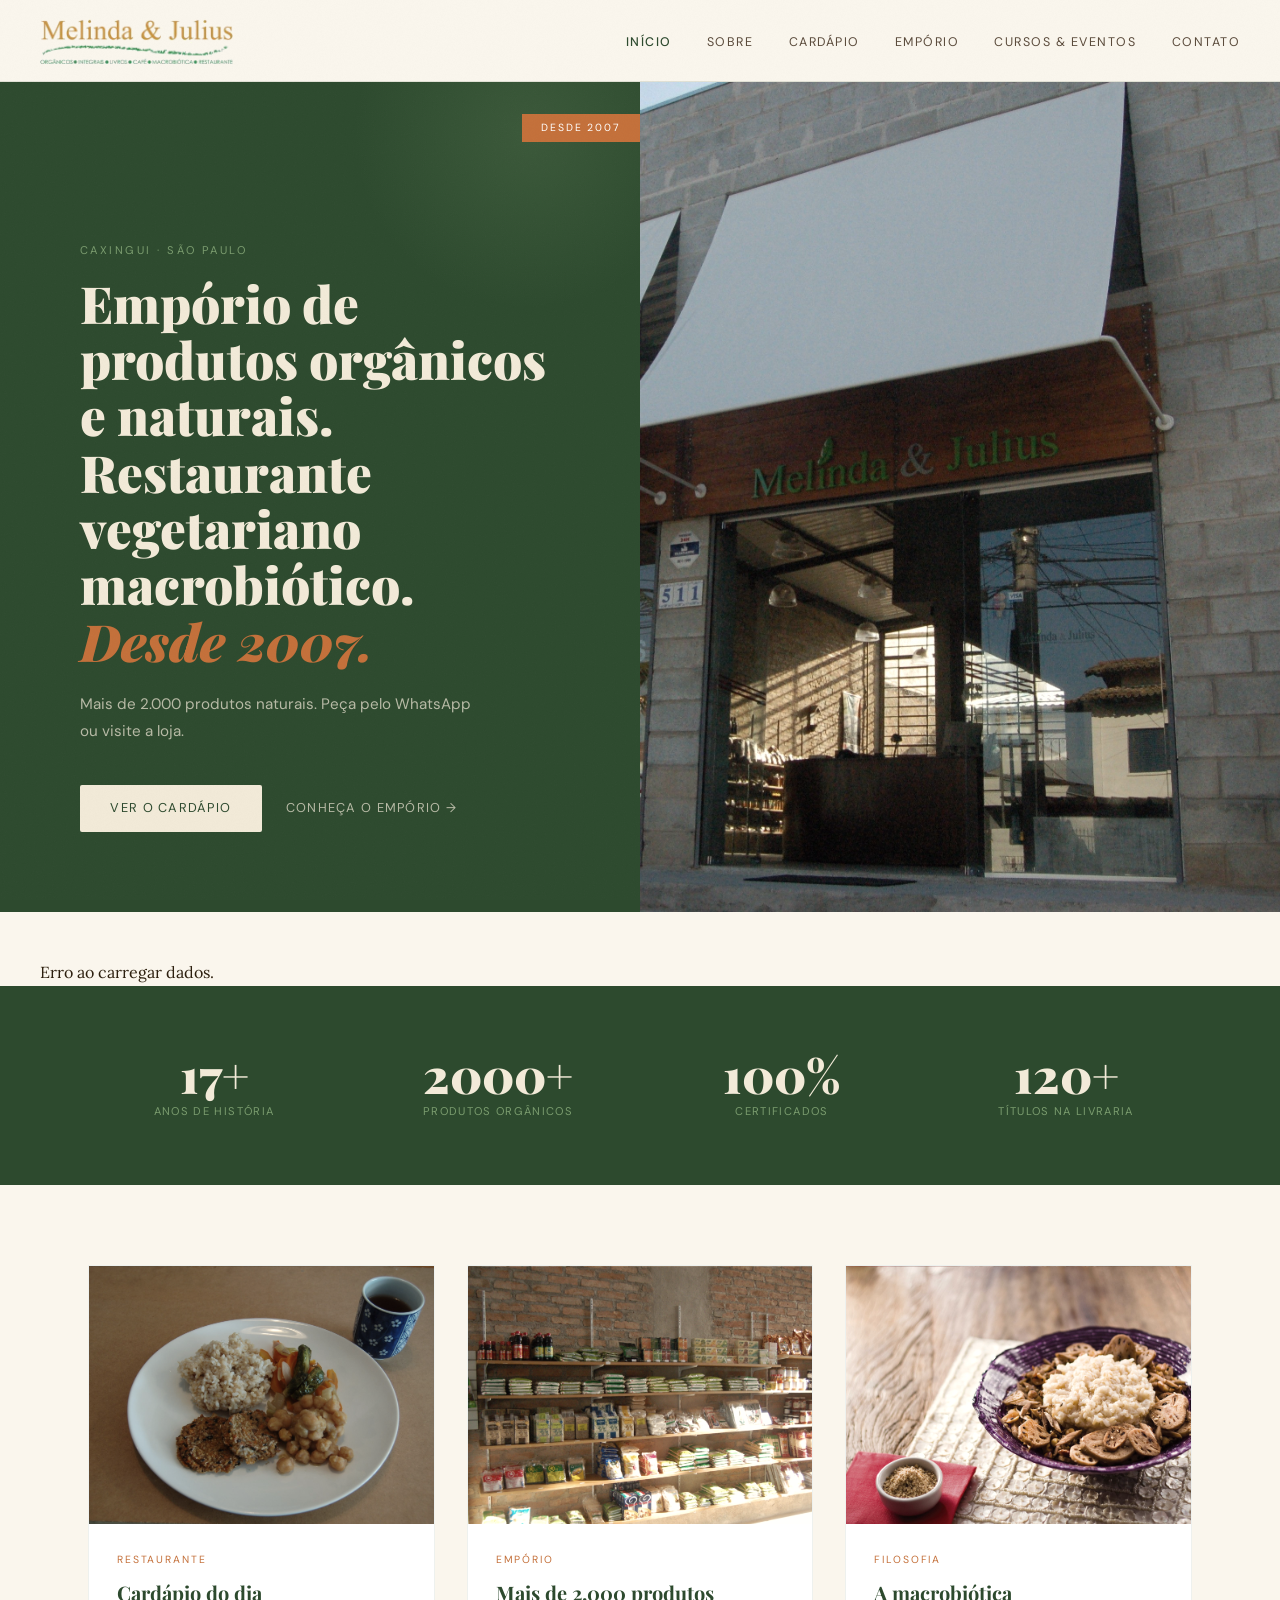
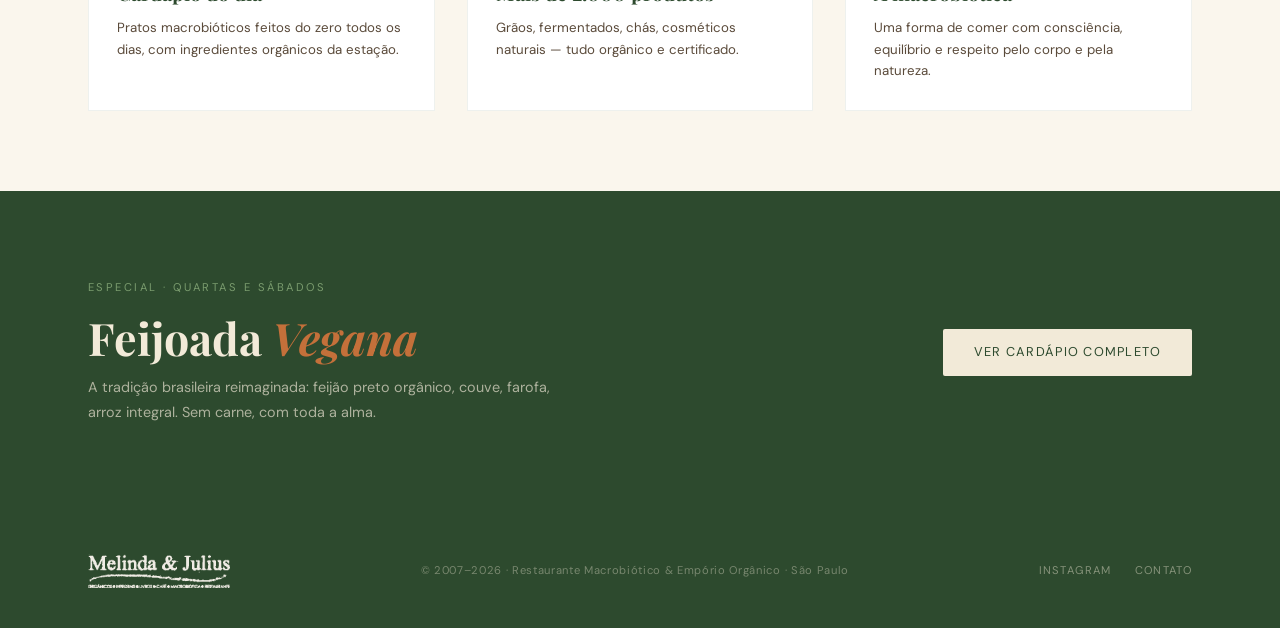
<file: index.html>
<!DOCTYPE html>
<html lang="pt-BR">
<head>
  <meta charset="UTF-8"/>
  <meta name="viewport" content="width=device-width, initial-scale=1.0"/>
  <title>Melinda & Julius — Empório Orgânico e Restaurante Macrobiótico no Morumbi</title>
  <meta name="description" content="Empório orgânico, restaurante macrobiótico e livraria no Caxingui, São Paulo, desde 2007. Mais de 2.000 produtos naturais — peça pelo WhatsApp.">
  <link rel="icon" type="image/png" href="logo.png">
  <link rel="apple-touch-icon" href="logo.png">
  <meta property="og:type" content="website">
  <meta property="og:site_name" content="Melinda &amp; Julius">
  <meta property="og:locale" content="pt_BR">
  <meta property="og:title" content="Melinda & Julius — Empório Orgânico e Restaurante Macrobiótico no Morumbi">
  <meta property="og:description" content="Empório orgânico, restaurante macrobiótico e livraria no Caxingui, São Paulo, desde 2007. Mais de 2.000 produtos naturais — peça pelo WhatsApp.">
  <meta property="og:url" content="https://thewatermouse.github.io/index.html">
  <meta property="og:image" content="https://thewatermouse.github.io/og-card.png">
  <meta name="twitter:card" content="summary">
  <meta name="twitter:title" content="Melinda & Julius — Empório Orgânico e Restaurante Macrobiótico no Morumbi">
  <meta name="twitter:description" content="Empório orgânico, restaurante macrobiótico e livraria no Caxingui, São Paulo, desde 2007. Mais de 2.000 produtos naturais — peça pelo WhatsApp.">
  <meta name="twitter:image" content="https://thewatermouse.github.io/og-card.png">
  <link rel="preconnect" href="https://fonts.googleapis.com"><link rel="preconnect" href="https://fonts.gstatic.com" crossorigin><link href="https://fonts.googleapis.com/css2?family=Playfair+Display:ital,wght@0,400;0,700;0,900;1,400;1,700&family=Lora:ital,wght@0,400;0,500;1,400&family=DM+Sans:wght@300;400;500&display=swap" rel="stylesheet">
  <link rel="stylesheet" href="style.css"/>
  <script>(function(w,d,s,l,i){w[l]=w[l]||[];w[l].push({'gtm.start':
  new Date().getTime(),event:'gtm.js'});var f=d.getElementsByTagName(s)[0],
  j=d.createElement(s),dl=l!='dataLayer'?'&l='+l:'';j.async=true;j.src=
  'https://www.googletagmanager.com/gtm.js?id='+i+dl;f.parentNode.insertBefore(j,f);
  })(window,document,'script','dataLayer','GTM-PMT8HCLV');</script>
  <script type="application/ld+json">
  {
    "@context": "https://schema.org",
    "@type": ["Restaurant","GroceryStore"],
    "name": "Melinda & Julius",
    "description": "Empório de produtos orgânicos e naturais e restaurante vegetariano macrobiótico no Caxingui, São Paulo, desde 2007.",
    "url": "https://thewatermouse.github.io/",
    "logo": "https://thewatermouse.github.io/og-card.png",
    "image": "https://thewatermouse.github.io/og-card.png",
    "telephone": "+5511984760015",
    "foundingDate": "2007",
    "servesCuisine": ["Macrobiótica","Vegetariana","Natural"],
    "priceRange": "$$",
    "address": {
      "@type": "PostalAddress",
      "streetAddress": "Rua Dom Armando Lombardi, 511",
      "addressLocality": "São Paulo",
      "addressRegion": "SP",
      "postalCode": "05616-011",
      "addressCountry": "BR"
    },
    "geo": { "@type": "GeoCoordinates", "latitude": -23.5943, "longitude": -46.7200 },
    "openingHoursSpecification": [
      { "@type": "OpeningHoursSpecification",
        "dayOfWeek": ["Monday","Tuesday","Wednesday","Thursday","Friday","Saturday"],
        "opens": "08:00", "closes": "16:00" }
    ],
    "sameAs": ["https://instagram.com/melindaejulius"]
  }
  </script>
  <link rel="canonical" href="https://thewatermouse.github.io/">
</head>
<body>
  <noscript><iframe src="https://www.googletagmanager.com/ns.html?id=GTM-PMT8HCLV"
  height="0" width="0" style="display:none;visibility:hidden"></iframe></noscript>
  <header class="site-header">
    <div class="container nav-wrap">
      <a href="index.html" class="brand"><img src="logo.png" alt="Melinda &amp; Julius" class="brand-logo"></a>
      <button class="hamburger" aria-label="Menu" onclick="this.classList.toggle('open');document.querySelector('.nav-menu').classList.toggle('open')">
        <span></span><span></span><span></span>
      </button>
      <nav><ul class="nav-menu">
          <li><a href="index.html" class="active">Início</a></li>
          <li><a href="sobre.html">Sobre</a></li>
          <li><a href="cardapio.html">Cardápio</a></li>
          <li><a href="emporio.html">Empório</a></li>
          <li><a href="cursos.html">Cursos &amp; Eventos</a></li>
          <li><a href="contato.html">Contato</a></li>
      </ul></nav>
    </div>
  </header>

<section class="hero">
  <div class="hero-left">
    <div class="hero-since">Desde 2007</div>
    <p class="eyebrow">Caxingui · São Paulo</p>
    <h1 class="hero-title">Empório de produtos orgânicos e naturais.<br>Restaurante vegetariano macrobiótico.<br><em>Desde 2007.</em></h1>
    <p class="hero-desc">Mais de 2.000 produtos naturais. Peça pelo WhatsApp ou visite a loja.</p>
    <div class="hero-actions">
      <a href="cardapio.html" class="btn-primary">Ver o cardápio</a>
      <a href="emporio.html" class="btn-ghost">Conheça o empório →</a>
    </div>
  </div>
  <div class="hero-right">
    <img src="capa.jpg" alt="Prato macrobiótico">
    <div class="hero-right-overlay"></div>
  </div>
</section>

<!-- SHEETS: avisos / destaques do dia gerenciados pela planilha -->
<section class="sheets-section container">
  <div id="content"></div>
</section>

<section class="strip-stats">
  <div class="container strip-grid">
    <div class="strip-stat reveal"><span class="stat-n">17+</span><span class="stat-l">Anos de história</span></div>
    <div class="strip-stat reveal"><span class="stat-n">2000+</span><span class="stat-l">Produtos orgânicos</span></div>
    <div class="strip-stat reveal"><span class="stat-n">100%</span><span class="stat-l">Certificados</span></div>
    <div class="strip-stat reveal"><span class="stat-n">120+</span><span class="stat-l">Títulos na livraria</span></div>
  </div>
</section>

<section class="cards-section">
  <div class="container">
    <div class="cards-grid">
      <a href="cardapio.html" class="card-link reveal">
        <div class="card-img" style="background-image:url('macro1.jpg')"></div>
        <div class="card-body"><span class="card-tag">Restaurante</span><h3>Cardápio do dia</h3><p>Pratos macrobióticos feitos do zero todos os dias, com ingredientes orgânicos da estação.</p></div>
      </a>
      <a href="emporio.html" class="card-link reveal">
        <div class="card-img" style="background-image:url('emporio.jpg')"></div>
        <div class="card-body"><span class="card-tag">Empório</span><h3>Mais de 2.000 produtos</h3><p>Grãos, fermentados, chás, cosméticos naturais — tudo orgânico e certificado.</p></div>
      </a>
      <a href="sobre.html" class="card-link reveal">
        <div class="card-img" style="background-image:url('macro4.jpg')"></div>
        <div class="card-body"><span class="card-tag">Filosofia</span><h3>A macrobiótica</h3><p>Uma forma de comer com consciência, equilíbrio e respeito pelo corpo e pela natureza.</p></div>
      </a>
    </div>
  </div>
</section>

<section class="banner-feijoada">
  <div class="container banner-inner reveal">
    <div>
      <span class="eyebrow" style="color:var(--verde-claro)">Especial · Quartas e Sábados</span>
      <h2>Feijoada <em>Vegana</em></h2>
      <p>A tradição brasileira reimaginada: feijão preto orgânico, couve, farofa, arroz integral. Sem carne, com toda a alma.</p>
    </div>
    <a href="cardapio.html" class="btn-primary">Ver cardápio completo</a>
  </div>
</section>

  <footer class="site-footer">
    <div class="container footer-inner">
      <img src="logo.png" alt="Melinda &amp; Julius" class="footer-logo">
      <p class="footer-copy">© 2007–2026 · Restaurante Macrobiótico &amp; Empório Orgânico · São Paulo</p>
      <div class="footer-links">
        <a href="https://instagram.com/melindaejulius" target="_blank">Instagram</a>
        <a href="contato.html">Contato</a>
      </div>
    </div>
  </footer>
<script>
  const _obs = new IntersectionObserver((entries)=>{
    entries.forEach((e,i)=>{ if(e.isIntersecting){ setTimeout(()=>e.target.classList.add('visible'),i*80); _obs.unobserve(e.target); } });
  },{threshold:0.08,rootMargin:'0px 0px -50px 0px'});
  document.querySelectorAll('.reveal').forEach(el=>_obs.observe(el));
  const _nav=document.querySelector('.site-header');
  window.addEventListener('scroll',()=>{ _nav.style.boxShadow=window.scrollY>20?'0 2px 30px rgba(45,74,46,0.12)':'none'; });
</script>
<script src="script.js"></script>
</body>
</html>
</file>
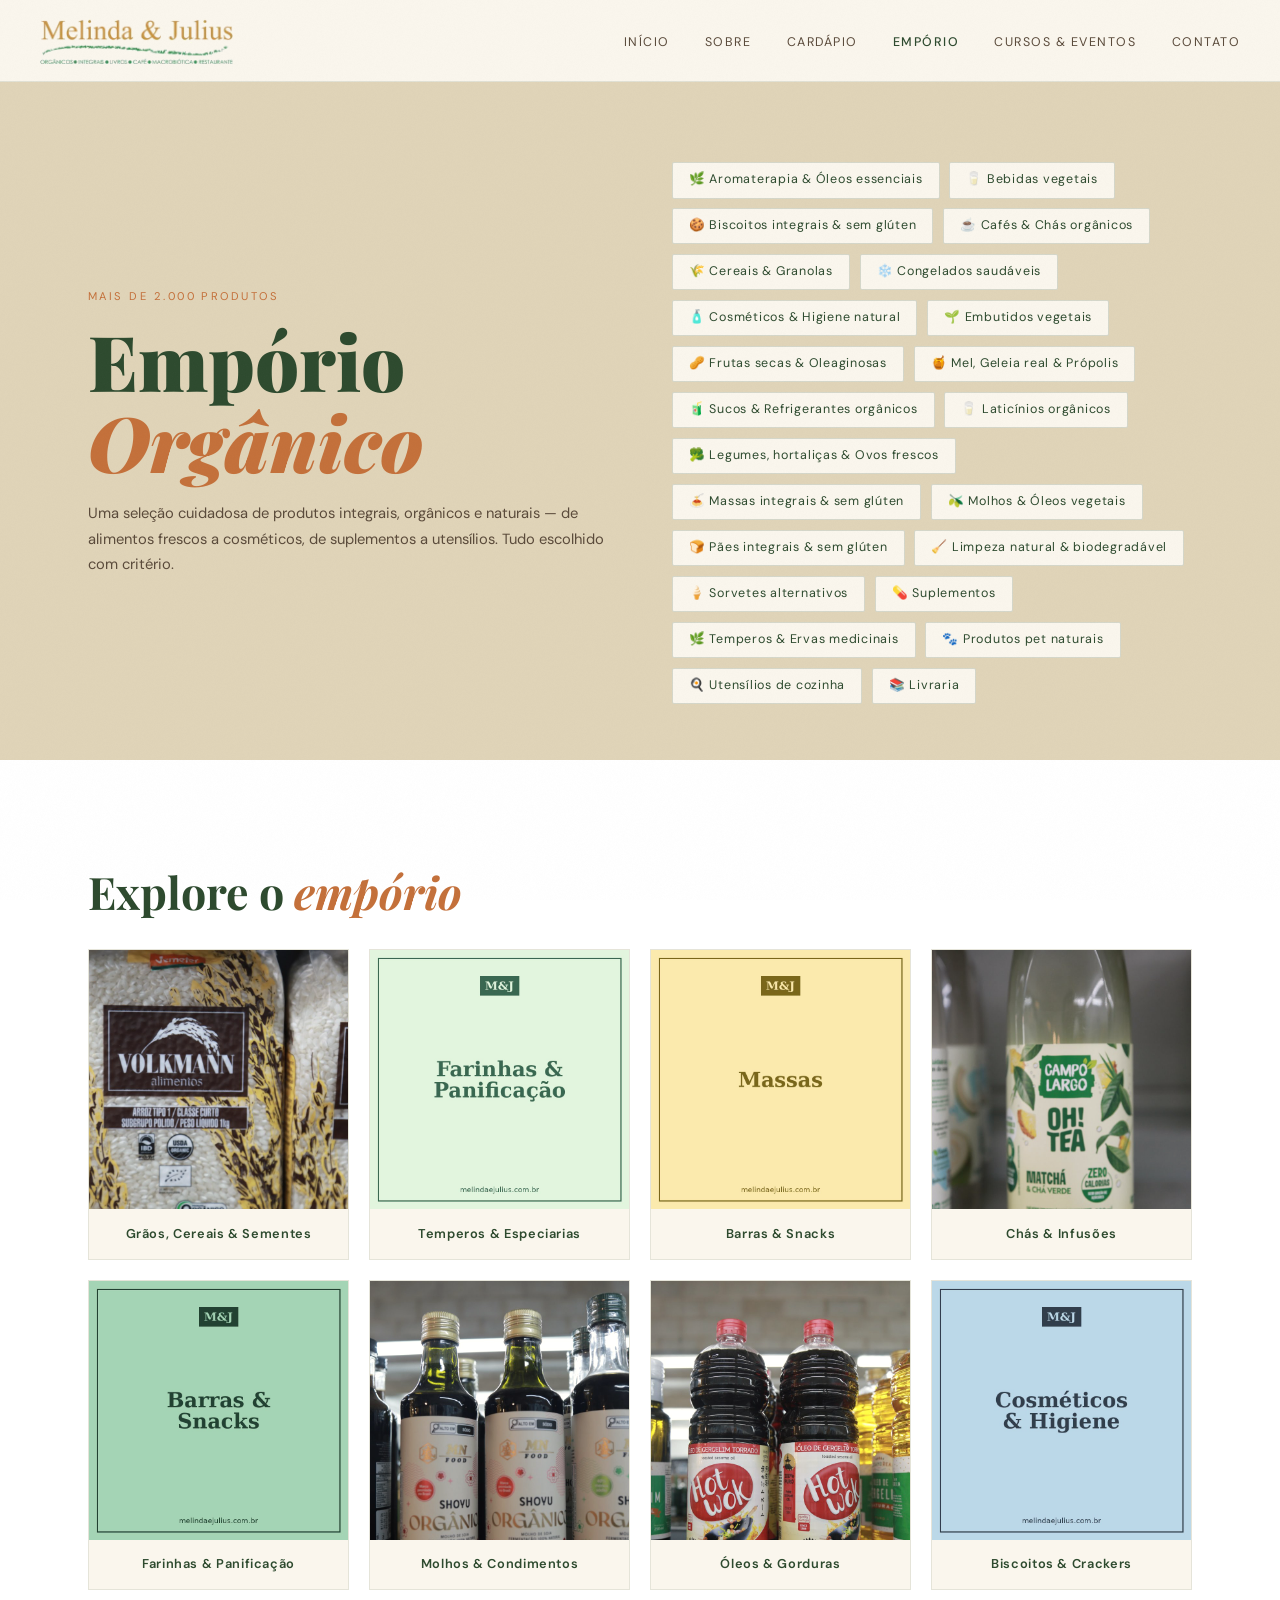
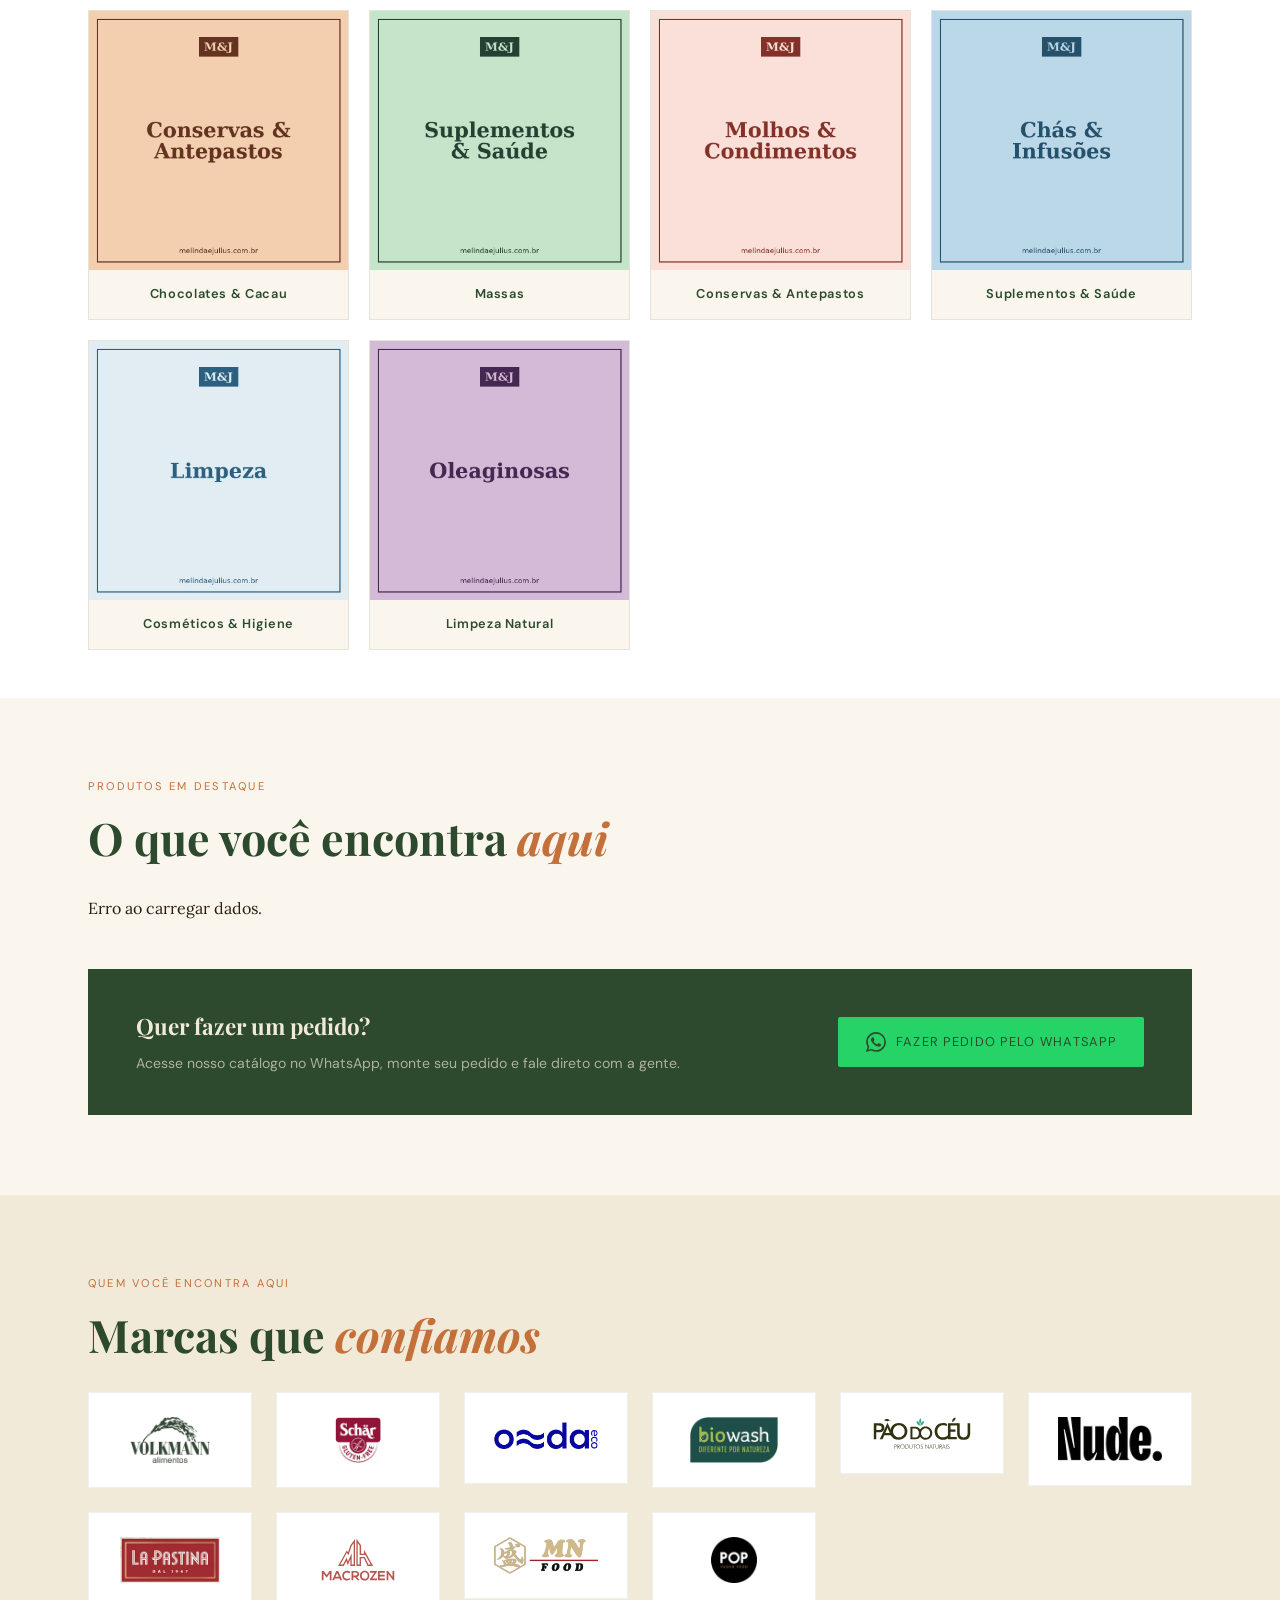
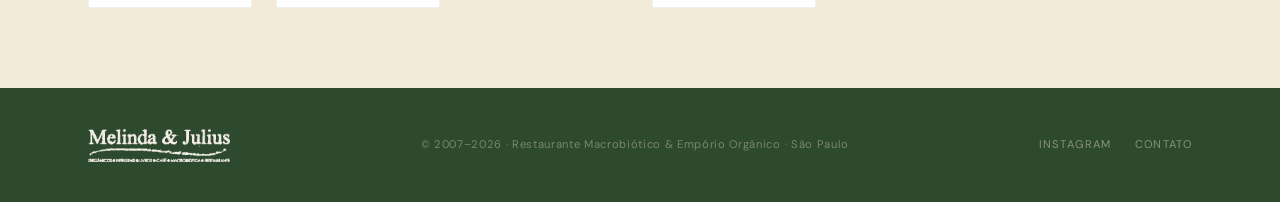
<file: emporio.html>
<!DOCTYPE html>
<html lang="pt-BR">
<head>
  <meta charset="UTF-8"/>
  <meta name="viewport" content="width=device-width, initial-scale=1.0"/>
  <title>Empório — Melinda & Julius</title>
  <meta name="description" content="Mais de 2.000 produtos orgânicos e naturais selecionados a dedo desde 2007. Explore por categoria e peça pelo WhatsApp.">
  <link rel="icon" type="image/png" href="logo.png">
  <link rel="apple-touch-icon" href="logo.png">
  <meta property="og:type" content="website">
  <meta property="og:site_name" content="Melinda &amp; Julius">
  <meta property="og:locale" content="pt_BR">
  <meta property="og:title" content="Empório — Melinda & Julius">
  <meta property="og:description" content="Mais de 2.000 produtos orgânicos e naturais selecionados a dedo desde 2007. Explore por categoria e peça pelo WhatsApp.">
  <meta property="og:url" content="https://thewatermouse.github.io/emporio.html">
  <meta property="og:image" content="https://thewatermouse.github.io/og-card.png">
  <meta name="twitter:card" content="summary">
  <meta name="twitter:title" content="Empório — Melinda & Julius">
  <meta name="twitter:description" content="Mais de 2.000 produtos orgânicos e naturais selecionados a dedo desde 2007. Explore por categoria e peça pelo WhatsApp.">
  <meta name="twitter:image" content="https://thewatermouse.github.io/og-card.png">
  <link rel="preconnect" href="https://fonts.googleapis.com"><link rel="preconnect" href="https://fonts.gstatic.com" crossorigin><link href="https://fonts.googleapis.com/css2?family=Playfair+Display:ital,wght@0,400;0,700;0,900;1,400;1,700&family=Lora:ital,wght@0,400;0,500;1,400&family=DM+Sans:wght@300;400;500&display=swap" rel="stylesheet">
  <link rel="stylesheet" href="style.css"/>
  <script>(function(w,d,s,l,i){w[l]=w[l]||[];w[l].push({'gtm.start':
  new Date().getTime(),event:'gtm.js'});var f=d.getElementsByTagName(s)[0],
  j=d.createElement(s),dl=l!='dataLayer'?'&l='+l:'';j.async=true;j.src=
  'https://www.googletagmanager.com/gtm.js?id='+i+dl;f.parentNode.insertBefore(j,f);
  })(window,document,'script','dataLayer','GTM-PMT8HCLV');</script>
  <link rel="canonical" href="https://thewatermouse.github.io/emporio.html">
</head>
<body>
  <noscript><iframe src="https://www.googletagmanager.com/ns.html?id=GTM-PMT8HCLV"
  height="0" width="0" style="display:none;visibility:hidden"></iframe></noscript>
  <header class="site-header">
    <div class="container nav-wrap">
      <a href="index.html" class="brand"><img src="logo.png" alt="Melinda &amp; Julius" class="brand-logo"></a>
      <button class="hamburger" aria-label="Menu" onclick="this.classList.toggle('open');document.querySelector('.nav-menu').classList.toggle('open')">
        <span></span><span></span><span></span>
      </button>
      <nav><ul class="nav-menu">
          <li><a href="index.html">Início</a></li>
          <li><a href="sobre.html">Sobre</a></li>
          <li><a href="cardapio.html">Cardápio</a></li>
          <li><a href="emporio.html" class="active">Empório</a></li>
          <li><a href="cursos.html">Cursos &amp; Eventos</a></li>
          <li><a href="contato.html">Contato</a></li>
      </ul></nav>
    </div>
  </header>

<div class="page-header page-header--bege">
  <div class="container emporio-header-grid">
    <div>
      <p class="eyebrow" style="color:var(--terracota)">Mais de 2.000 produtos</p>
      <h1 style="color:var(--verde-escuro)">Empório <em>Orgânico</em></h1>
      <p class="header-sub" style="color:var(--cinza-texto)">Uma seleção cuidadosa de produtos integrais, orgânicos e naturais — de alimentos frescos a cosméticos, de suplementos a utensílios. Tudo escolhido com critério.</p>
    </div>
    <div class="cats-bar reveal">
      <span>🌿 Aromaterapia &amp; Óleos essenciais</span>
      <span>🥛 Bebidas vegetais</span>
      <span>🍪 Biscoitos integrais &amp; sem glúten</span>
      <span>☕ Cafés &amp; Chás orgânicos</span>
      <span>🌾 Cereais &amp; Granolas</span>
      <span>❄️ Congelados saudáveis</span>
      <span>🧴 Cosméticos &amp; Higiene natural</span>
      <span>🌱 Embutidos vegetais</span>
      <span>🥜 Frutas secas &amp; Oleaginosas</span>
      <span>🍯 Mel, Geleia real &amp; Própolis</span>
      <span>🧃 Sucos &amp; Refrigerantes orgânicos</span>
      <span>🥛 Laticínios orgânicos</span>
      <span>🥦 Legumes, hortaliças &amp; Ovos frescos</span>
      <span>🍝 Massas integrais &amp; sem glúten</span>
      <span>🫒 Molhos &amp; Óleos vegetais</span>
      <span>🍞 Pães integrais &amp; sem glúten</span>
      <span>🧹 Limpeza natural &amp; biodegradável</span>
      <span>🍦 Sorvetes alternativos</span>
      <span>💊 Suplementos</span>
      <span>🌿 Temperos &amp; Ervas medicinais</span>
      <span>🐾 Produtos pet naturais</span>
      <span>🍳 Utensílios de cozinha</span>
      <span>📚 Livraria</span>
    </div>
  </div>
</div>

<!-- SEÇÕES DO EMPÓRIO: grid visual das categorias do catálogo -->
<section class="emporio-cats-section">
  <div class="container">
    <p class="section-label reveal">Nossas seções</p>
    <h2 class="section-title reveal">Explore o <em>empório</em></h2>
    <div class="emporio-cats-grid reveal">
      <a class="emporio-cat" href="https://wa.me/c/5511984760015" target="_blank"><div class="emporio-cat-img" style="background-image:url('graos_cereais_sementes.jpg')"></div><span>Grãos, Cereais &amp; Sementes</span></a>
      <a class="emporio-cat" href="https://wa.me/c/5511984760015" target="_blank"><div class="emporio-cat-img" style="background-image:url('temperos_especiarias.jpg')"></div><span>Temperos &amp; Especiarias</span></a>
      <a class="emporio-cat" href="https://wa.me/c/5511984760015" target="_blank"><div class="emporio-cat-img" style="background-image:url('barras_snacks.jpg')"></div><span>Barras &amp; Snacks</span></a>
      <a class="emporio-cat" href="https://wa.me/c/5511984760015" target="_blank"><div class="emporio-cat-img" style="background-image:url('chas_infusoes.jpg')"></div><span>Chás &amp; Infusões</span></a>
      <a class="emporio-cat" href="https://wa.me/c/5511984760015" target="_blank"><div class="emporio-cat-img" style="background-image:url('farinhas_panificacao.jpg')"></div><span>Farinhas &amp; Panificação</span></a>
      <a class="emporio-cat" href="https://wa.me/c/5511984760015" target="_blank"><div class="emporio-cat-img" style="background-image:url('molhos_condimentos.jpg')"></div><span>Molhos &amp; Condimentos</span></a>
      <a class="emporio-cat" href="https://wa.me/c/5511984760015" target="_blank"><div class="emporio-cat-img" style="background-image:url('oleos_gorduras.jpg')"></div><span>Óleos &amp; Gorduras</span></a>
      <a class="emporio-cat" href="https://wa.me/c/5511984760015" target="_blank"><div class="emporio-cat-img" style="background-image:url('biscoitos_crackers.jpg')"></div><span>Biscoitos &amp; Crackers</span></a>
      <a class="emporio-cat" href="https://wa.me/c/5511984760015" target="_blank"><div class="emporio-cat-img" style="background-image:url('chocolates_cacau.jpg')"></div><span>Chocolates &amp; Cacau</span></a>
      <a class="emporio-cat" href="https://wa.me/c/5511984760015" target="_blank"><div class="emporio-cat-img" style="background-image:url('massas.jpg')"></div><span>Massas</span></a>
      <a class="emporio-cat" href="https://wa.me/c/5511984760015" target="_blank"><div class="emporio-cat-img" style="background-image:url('conservas_antepastos.jpg')"></div><span>Conservas &amp; Antepastos</span></a>
      <a class="emporio-cat" href="https://wa.me/c/5511984760015" target="_blank"><div class="emporio-cat-img" style="background-image:url('suplementos_saude.jpg')"></div><span>Suplementos &amp; Saúde</span></a>
      <a class="emporio-cat" href="https://wa.me/c/5511984760015" target="_blank"><div class="emporio-cat-img" style="background-image:url('cosmeticos_higiene.jpg')"></div><span>Cosméticos &amp; Higiene</span></a>
      <a class="emporio-cat" href="https://wa.me/c/5511984760015" target="_blank"><div class="emporio-cat-img" style="background-image:url('limpeza.jpg')"></div><span>Limpeza Natural</span></a>
    </div>
  </div>
</section>

<section class="emporio-section">
  <div class="container">
    <p class="section-label reveal">Produtos em destaque</p>
    <h2 class="section-title reveal">O que você encontra <em>aqui</em></h2>
    <!-- SHEETS: produtos gerenciados pela planilha (renderEmporio injeta .emporio-grid) -->
    <div id="content"></div>

    <div class="pedido-whatsapp reveal">
      <div class="pedido-whatsapp-text">
        <h3>Quer fazer um pedido?</h3>
        <p>Acesse nosso catálogo no WhatsApp, monte seu pedido e fale direto com a gente.</p>
      </div>
      <a href="https://wa.me/5511984760015?text=Ol%C3%A1!%20Gostaria%20de%20fazer%20um%20pedido%20pelo%20cat%C3%A1logo%20do%20emp%C3%B3rio%20%F0%9F%8C%BF" target="_blank" class="btn-whatsapp">
        <svg width="20" height="20" viewBox="0 0 24 24" fill="currentColor"><path d="M17.472 14.382c-.297-.149-1.758-.867-2.03-.967-.273-.099-.471-.148-.67.15-.197.297-.767.966-.94 1.164-.173.199-.347.223-.644.075-.297-.15-1.255-.463-2.39-1.475-.883-.788-1.48-1.761-1.653-2.059-.173-.297-.018-.458.13-.606.134-.133.298-.347.446-.52.149-.174.198-.298.298-.497.099-.198.05-.371-.025-.52-.075-.149-.669-1.612-.916-2.207-.242-.579-.487-.5-.669-.51-.173-.008-.371-.01-.57-.01-.198 0-.52.074-.792.372-.272.297-1.04 1.016-1.04 2.479 0 1.462 1.065 2.875 1.213 3.074.149.198 2.096 3.2 5.077 4.487.709.306 1.262.489 1.694.625.712.227 1.36.195 1.871.118.571-.085 1.758-.719 2.006-1.413.248-.694.248-1.289.173-1.413-.074-.124-.272-.198-.57-.347m-5.421 7.403h-.004a9.87 9.87 0 01-5.031-1.378l-.361-.214-3.741.982.998-3.648-.235-.374a9.86 9.86 0 01-1.51-5.26c.001-5.45 4.436-9.884 9.888-9.884 2.64 0 5.122 1.03 6.988 2.898a9.825 9.825 0 012.893 6.994c-.003 5.45-4.437 9.884-9.885 9.884m8.413-18.297A11.815 11.815 0 0012.05 0C5.495 0 .16 5.335.157 11.892c0 2.096.547 4.142 1.588 5.945L.057 24l6.305-1.654a11.882 11.882 0 005.683 1.448h.005c6.554 0 11.89-5.335 11.893-11.893a11.821 11.821 0 00-3.48-8.413Z"/></svg>
        Fazer pedido pelo WhatsApp
      </a>
    </div>
  </div>
</section>

<!-- MARCAS -->
<section class="marcas-section">
  <div class="container">
    <p class="section-label reveal">Quem você encontra aqui</p>
    <h2 class="section-title reveal">Marcas que <em>confiamos</em></h2>
    <div class="marcas-grid reveal">
      <div class="marca-item">
        <img loading="lazy" src="marcas/volkmann.png" alt="Volkmann" onerror="this.style.display='none';this.nextElementSibling.style.display='flex'">
        <span class="marca-nome-fallback">Volkmann</span>
      </div>
      <div class="marca-item">
        <img loading="lazy" src="marcas/schar.png" alt="Schär" onerror="this.style.display='none';this.nextElementSibling.style.display='flex'">
        <span class="marca-nome-fallback">Schär</span>
      </div>
      <div class="marca-item">
        <img loading="lazy" src="marcas/onda.svg" alt="Onda" onerror="this.style.display='none';this.nextElementSibling.style.display='flex'">
        <span class="marca-nome-fallback">Onda</span>
      </div>
      <div class="marca-item">
        <img loading="lazy" src="marcas/biowash.png" alt="BioWash" onerror="this.style.display='none';this.nextElementSibling.style.display='flex'">
        <span class="marca-nome-fallback">BioWash</span>
      </div>
      <div class="marca-item">
        <img loading="lazy" src="marcas/pao-do-ceu.svg" alt="Pão do Céu" onerror="this.style.display='none';this.nextElementSibling.style.display='flex'">
        <span class="marca-nome-fallback">Pão do Céu</span>
      </div>
      <div class="marca-item">
        <img loading="lazy" src="marcas/nude.png" alt="Nude" onerror="this.style.display='none';this.nextElementSibling.style.display='flex'">
        <span class="marca-nome-fallback">Nude</span>
      </div>
      <div class="marca-item">
        <img loading="lazy" src="marcas/la-pastina.png" alt="La Pastina" onerror="this.style.display='none';this.nextElementSibling.style.display='flex'">
        <span class="marca-nome-fallback">La Pastina</span>
      </div>
      <div class="marca-item">
        <img loading="lazy" src="marcas/macrozen.svg" alt="Macrozen" onerror="this.style.display='none';this.nextElementSibling.style.display='flex'">
        <span class="marca-nome-fallback">Macrozen</span>
      </div>
      <div class="marca-item">
        <img loading="lazy" src="marcas/mn-food.webp" alt="MN Food" onerror="this.style.display='none';this.nextElementSibling.style.display='flex'">
        <span class="marca-nome-fallback">MN Food</span>
      </div>
      <div class="marca-item">
        <img loading="lazy" src="marcas/pop-vegan.png" alt="Pop Vegan" onerror="this.style.display='none';this.nextElementSibling.style.display='flex'">
        <span class="marca-nome-fallback">Pop Vegan</span>
      </div>
    </div>
  </div>
</section>

  <footer class="site-footer">
    <div class="container footer-inner">
      <img src="logo.png" alt="Melinda &amp; Julius" class="footer-logo">
      <p class="footer-copy">© 2007–2026 · Restaurante Macrobiótico &amp; Empório Orgânico · São Paulo</p>
      <div class="footer-links">
        <a href="https://instagram.com/melindaejulius" target="_blank">Instagram</a>
        <a href="contato.html">Contato</a>
      </div>
    </div>
  </footer>
<script>
  const _obs = new IntersectionObserver((entries)=>{
    entries.forEach((e,i)=>{ if(e.isIntersecting){ setTimeout(()=>e.target.classList.add('visible'),i*80); _obs.unobserve(e.target); } });
  },{threshold:0.08,rootMargin:'0px 0px -50px 0px'});
  document.querySelectorAll('.reveal').forEach(el=>_obs.observe(el));
  const _nav=document.querySelector('.site-header');
  window.addEventListener('scroll',()=>{ _nav.style.boxShadow=window.scrollY>20?'0 2px 30px rgba(45,74,46,0.12)':'none'; });
</script>
<script src="script.js"></script>
</body>
</html>
</file>
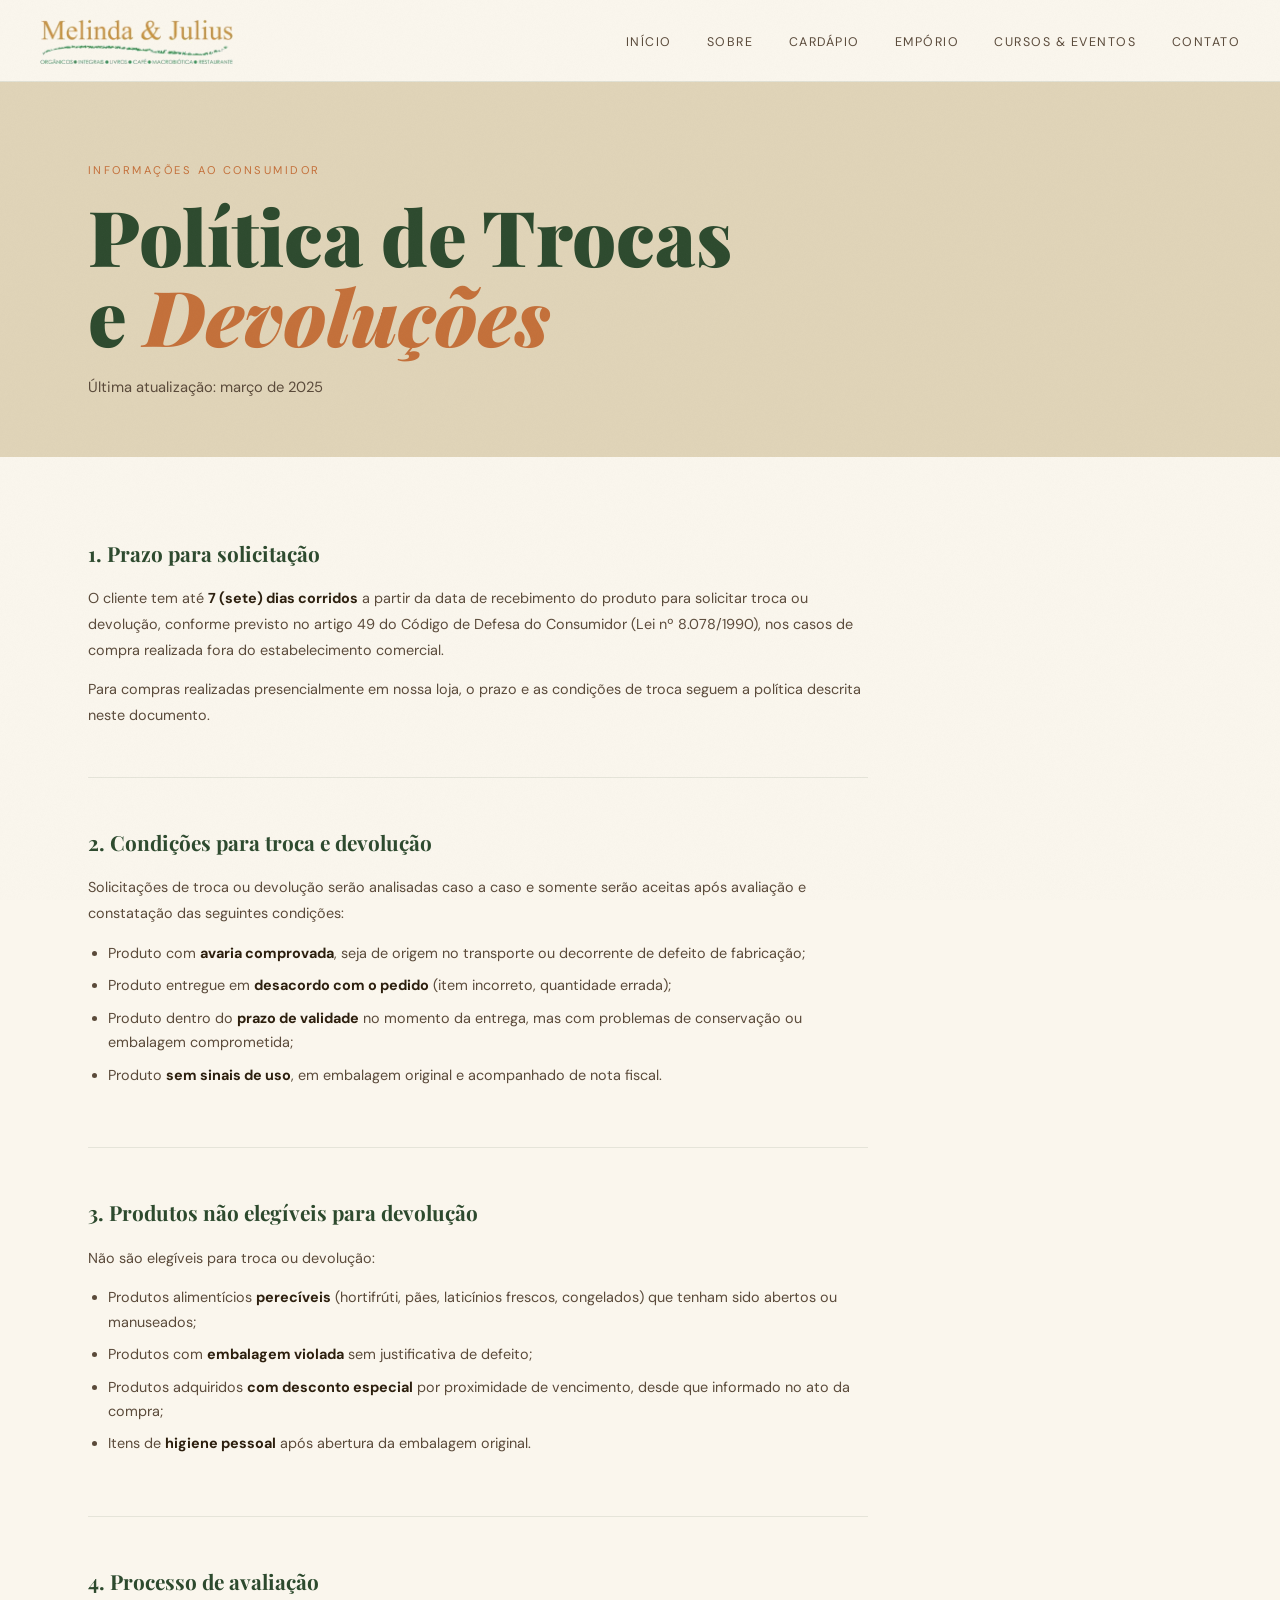
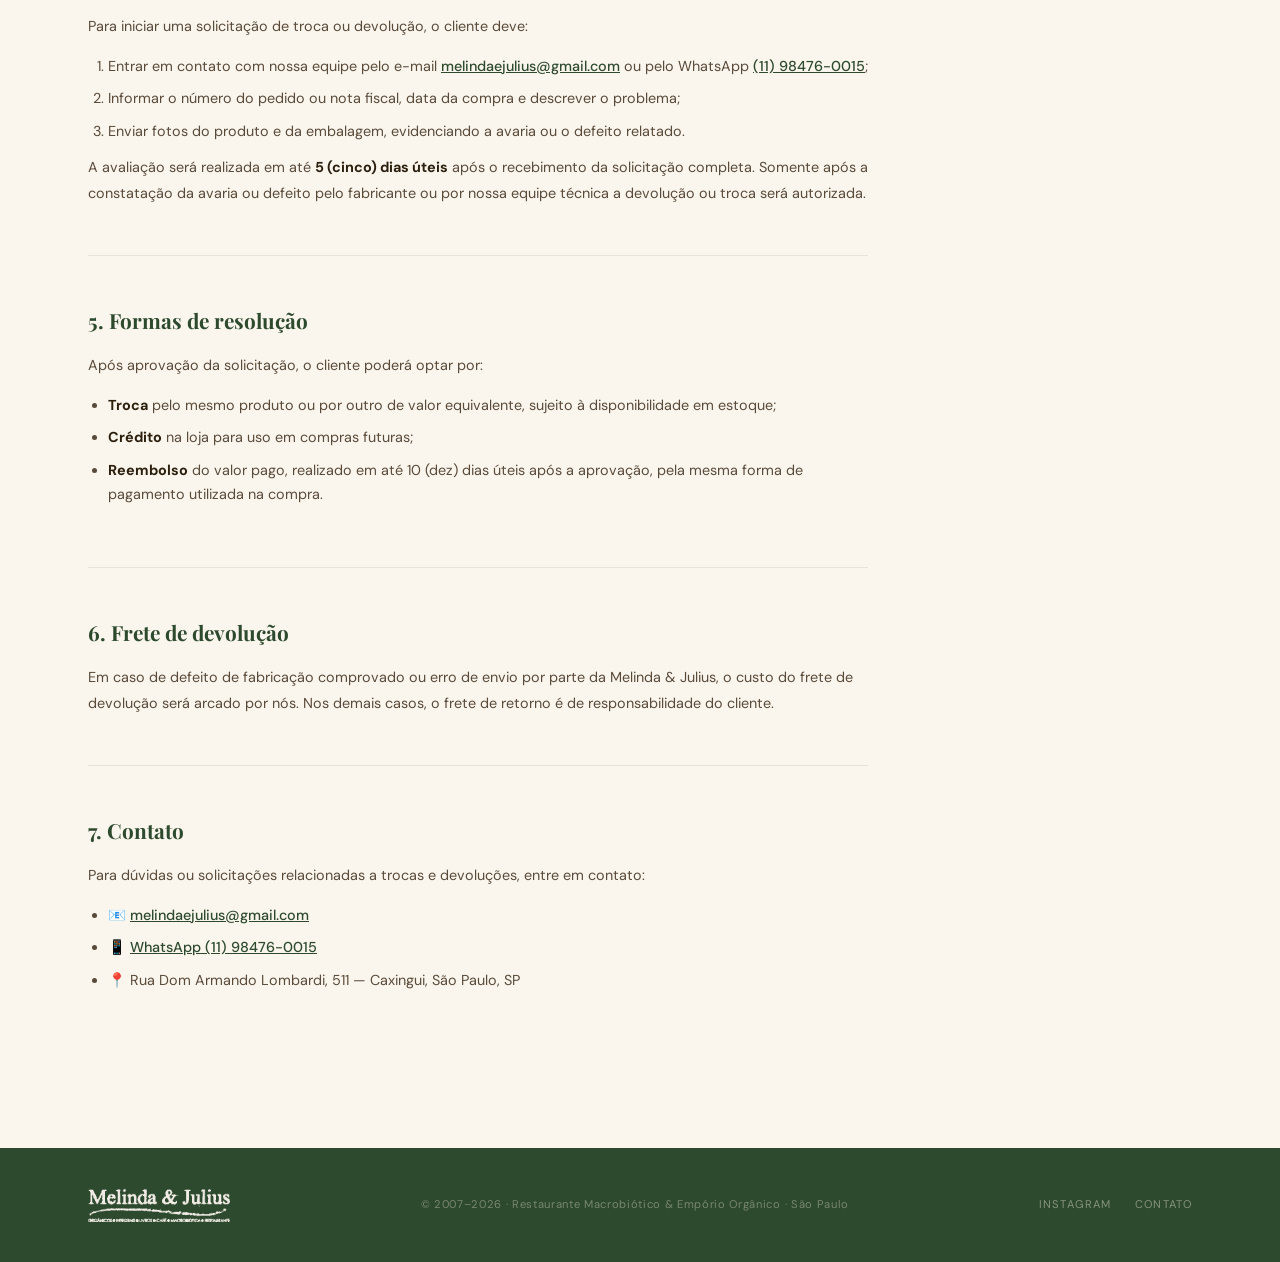
<file: politica-devolucao.html>
<!DOCTYPE html>
<html lang="pt-BR">
<head>
  <meta charset="UTF-8"/>
  <meta name="viewport" content="width=device-width, initial-scale=1.0"/>
  <title>Política de Trocas e Devoluções — Melinda &amp; Julius</title>
  <meta name="description" content="Política de trocas e devoluções do Melinda &amp; Julius.">
  <link rel="icon" type="image/png" href="logo.png">
  <link rel="apple-touch-icon" href="logo.png">
  <meta property="og:type" content="website">
  <meta property="og:site_name" content="Melinda &amp; Julius">
  <meta property="og:locale" content="pt_BR">
  <meta property="og:title" content="Política de Trocas e Devoluções — Melinda &amp; Julius">
  <meta property="og:description" content="Política de trocas e devoluções do Melinda &amp; Julius.">
  <meta property="og:url" content="https://thewatermouse.github.io/politica-devolucao.html">
  <meta property="og:image" content="https://thewatermouse.github.io/og-card.png">
  <meta name="twitter:card" content="summary">
  <meta name="twitter:title" content="Política de Trocas e Devoluções — Melinda &amp; Julius">
  <meta name="twitter:description" content="Política de trocas e devoluções do Melinda &amp; Julius.">
  <meta name="twitter:image" content="https://thewatermouse.github.io/og-card.png">
  <meta name="robots" content="noindex, follow"/>
  <link rel="preconnect" href="https://fonts.googleapis.com"><link rel="preconnect" href="https://fonts.gstatic.com" crossorigin><link href="https://fonts.googleapis.com/css2?family=Playfair+Display:ital,wght@0,400;0,700;0,900;1,400;1,700&family=Lora:ital,wght@0,400;0,500;1,400&family=DM+Sans:wght@300;400;500&display=swap" rel="stylesheet">
  <link rel="stylesheet" href="style.css"/>
  <script>(function(w,d,s,l,i){w[l]=w[l]||[];w[l].push({'gtm.start':
  new Date().getTime(),event:'gtm.js'});var f=d.getElementsByTagName(s)[0],
  j=d.createElement(s),dl=l!='dataLayer'?'&l='+l:'';j.async=true;j.src=
  'https://www.googletagmanager.com/gtm.js?id='+i+dl;f.parentNode.insertBefore(j,f);
  })(window,document,'script','dataLayer','GTM-PMT8HCLV');</script>
  <link rel="canonical" href="https://thewatermouse.github.io/politica-devolucao.html">
</head>
<body>
  <noscript><iframe src="https://www.googletagmanager.com/ns.html?id=GTM-PMT8HCLV"
  height="0" width="0" style="display:none;visibility:hidden"></iframe></noscript>

  <header class="site-header">
    <div class="container nav-wrap">
      <a href="index.html" class="brand"><img src="logo.png" alt="Melinda &amp; Julius" class="brand-logo"></a>
      <button class="hamburger" aria-label="Menu" onclick="this.classList.toggle('open');document.querySelector('.nav-menu').classList.toggle('open')">
        <span></span><span></span><span></span>
      </button>
      <nav><ul class="nav-menu">
          <li><a href="index.html">Início</a></li>
          <li><a href="sobre.html">Sobre</a></li>
          <li><a href="cardapio.html">Cardápio</a></li>
          <li><a href="emporio.html">Empório</a></li>
          <li><a href="cursos.html">Cursos &amp; Eventos</a></li>
          <li><a href="contato.html">Contato</a></li>
      </ul></nav>
    </div>
  </header>

<div class="page-header page-header--bege">
  <div class="container">
    <p class="eyebrow" style="color:var(--terracota)">Informações ao consumidor</p>
    <h1 style="color:var(--verde-escuro)">Política de Trocas<br>e <em>Devoluções</em></h1>
    <p class="header-sub" style="color:var(--cinza-texto)">Última atualização: março de 2025</p>
  </div>
</div>

<section class="politica-section">
  <div class="container">
    <div class="politica-content">

      <div class="politica-bloco">
        <h2>1. Prazo para solicitação</h2>
        <p>O cliente tem até <strong>7 (sete) dias corridos</strong> a partir da data de recebimento do produto para solicitar troca ou devolução, conforme previsto no artigo 49 do Código de Defesa do Consumidor (Lei nº 8.078/1990), nos casos de compra realizada fora do estabelecimento comercial.</p>
        <p>Para compras realizadas presencialmente em nossa loja, o prazo e as condições de troca seguem a política descrita neste documento.</p>
      </div>

      <div class="politica-bloco">
        <h2>2. Condições para troca e devolução</h2>
        <p>Solicitações de troca ou devolução serão analisadas caso a caso e somente serão aceitas após avaliação e constatação das seguintes condições:</p>
        <ul>
          <li>Produto com <strong>avaria comprovada</strong>, seja de origem no transporte ou decorrente de defeito de fabricação;</li>
          <li>Produto entregue em <strong>desacordo com o pedido</strong> (item incorreto, quantidade errada);</li>
          <li>Produto dentro do <strong>prazo de validade</strong> no momento da entrega, mas com problemas de conservação ou embalagem comprometida;</li>
          <li>Produto <strong>sem sinais de uso</strong>, em embalagem original e acompanhado de nota fiscal.</li>
        </ul>
      </div>

      <div class="politica-bloco">
        <h2>3. Produtos não elegíveis para devolução</h2>
        <p>Não são elegíveis para troca ou devolução:</p>
        <ul>
          <li>Produtos alimentícios <strong>perecíveis</strong> (hortifrúti, pães, laticínios frescos, congelados) que tenham sido abertos ou manuseados;</li>
          <li>Produtos com <strong>embalagem violada</strong> sem justificativa de defeito;</li>
          <li>Produtos adquiridos <strong>com desconto especial</strong> por proximidade de vencimento, desde que informado no ato da compra;</li>
          <li>Itens de <strong>higiene pessoal</strong> após abertura da embalagem original.</li>
        </ul>
      </div>

      <div class="politica-bloco">
        <h2>4. Processo de avaliação</h2>
        <p>Para iniciar uma solicitação de troca ou devolução, o cliente deve:</p>
        <ol>
          <li>Entrar em contato com nossa equipe pelo e-mail <a href="mailto:melindaejulius@gmail.com">melindaejulius@gmail.com</a> ou pelo WhatsApp <a href="https://wa.me/5511984760015">(11) 98476-0015</a>;</li>
          <li>Informar o número do pedido ou nota fiscal, data da compra e descrever o problema;</li>
          <li>Enviar fotos do produto e da embalagem, evidenciando a avaria ou o defeito relatado.</li>
        </ol>
        <p>A avaliação será realizada em até <strong>5 (cinco) dias úteis</strong> após o recebimento da solicitação completa. Somente após a constatação da avaria ou defeito pelo fabricante ou por nossa equipe técnica a devolução ou troca será autorizada.</p>
      </div>

      <div class="politica-bloco">
        <h2>5. Formas de resolução</h2>
        <p>Após aprovação da solicitação, o cliente poderá optar por:</p>
        <ul>
          <li><strong>Troca</strong> pelo mesmo produto ou por outro de valor equivalente, sujeito à disponibilidade em estoque;</li>
          <li><strong>Crédito</strong> na loja para uso em compras futuras;</li>
          <li><strong>Reembolso</strong> do valor pago, realizado em até 10 (dez) dias úteis após a aprovação, pela mesma forma de pagamento utilizada na compra.</li>
        </ul>
      </div>

      <div class="politica-bloco">
        <h2>6. Frete de devolução</h2>
        <p>Em caso de defeito de fabricação comprovado ou erro de envio por parte da Melinda &amp; Julius, o custo do frete de devolução será arcado por nós. Nos demais casos, o frete de retorno é de responsabilidade do cliente.</p>
      </div>

      <div class="politica-bloco">
        <h2>7. Contato</h2>
        <p>Para dúvidas ou solicitações relacionadas a trocas e devoluções, entre em contato:</p>
        <ul>
          <li>📧 <a href="mailto:melindaejulius@gmail.com">melindaejulius@gmail.com</a></li>
          <li>📱 <a href="https://wa.me/5511984760015">WhatsApp (11) 98476-0015</a></li>
          <li>📍 Rua Dom Armando Lombardi, 511 — Caxingui, São Paulo, SP</li>
        </ul>
      </div>

    </div>
  </div>
</section>

  <footer class="site-footer">
    <div class="container footer-inner">
      <img src="logo.png" alt="Melinda &amp; Julius" class="footer-logo">
      <p class="footer-copy">© 2007–2026 · Restaurante Macrobiótico &amp; Empório Orgânico · São Paulo</p>
      <div class="footer-links">
        <a href="https://instagram.com/melindaejulius" target="_blank">Instagram</a>
        <a href="contato.html">Contato</a>
      </div>
    </div>
  </footer>

<script>
  const _nav = document.querySelector('.site-header');
  window.addEventListener('scroll', () => {
    _nav.style.boxShadow = window.scrollY > 20 ? '0 2px 30px rgba(45,74,46,0.12)' : 'none';
  });
</script>
<script src="script.js" defer></script>
</body>
</html>
</file>
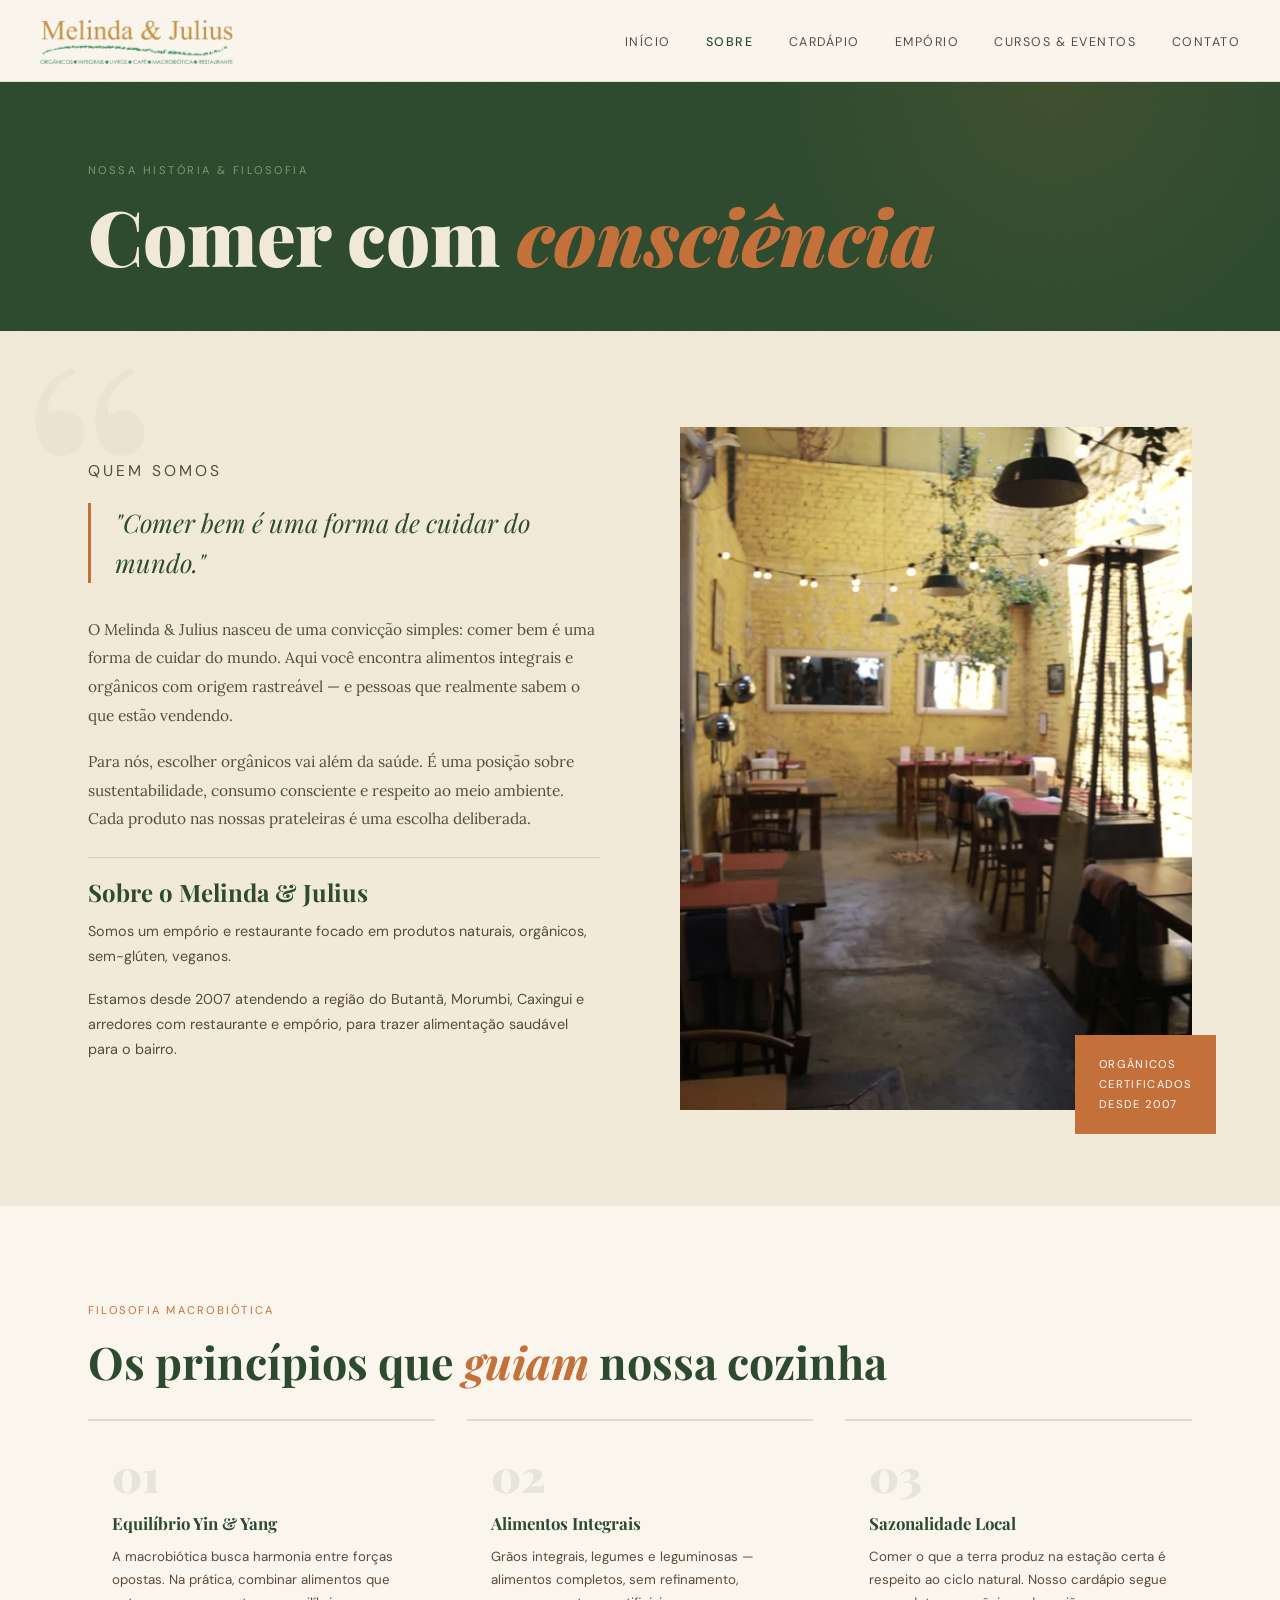
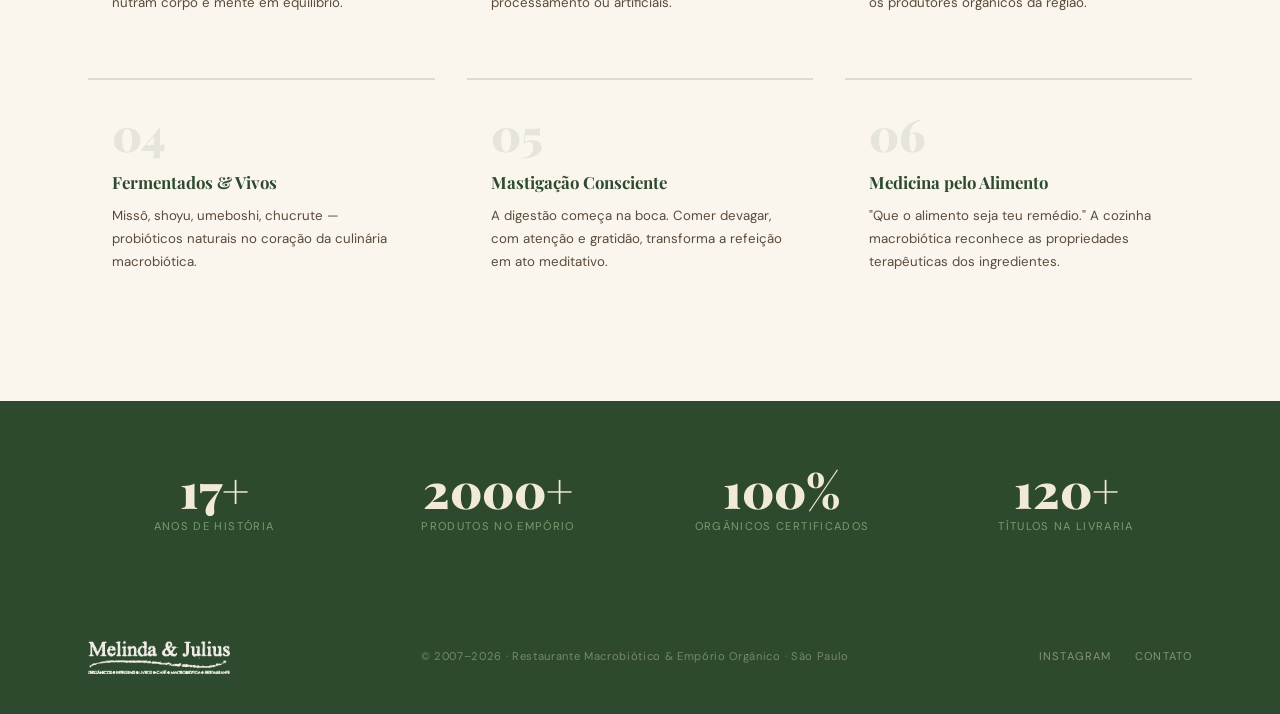
<file: sobre.html>
<!DOCTYPE html>
<html lang="pt-BR">
<head>
  <meta charset="UTF-8"/>
  <meta name="viewport" content="width=device-width, initial-scale=1.0"/>
  <title>Sobre — Melinda & Julius</title>
  <meta name="description" content="A história do Melinda &amp; Julius: empório orgânico, restaurante macrobiótico e livraria em São Paulo desde 2007.">
  <link rel="icon" type="image/png" href="logo.png">
  <link rel="apple-touch-icon" href="logo.png">
  <meta property="og:type" content="website">
  <meta property="og:site_name" content="Melinda &amp; Julius">
  <meta property="og:locale" content="pt_BR">
  <meta property="og:title" content="Sobre — Melinda & Julius">
  <meta property="og:description" content="A história do Melinda &amp; Julius: empório orgânico, restaurante macrobiótico e livraria em São Paulo desde 2007.">
  <meta property="og:url" content="https://thewatermouse.github.io/sobre.html">
  <meta property="og:image" content="https://thewatermouse.github.io/og-card.png">
  <meta name="twitter:card" content="summary">
  <meta name="twitter:title" content="Sobre — Melinda & Julius">
  <meta name="twitter:description" content="A história do Melinda &amp; Julius: empório orgânico, restaurante macrobiótico e livraria em São Paulo desde 2007.">
  <meta name="twitter:image" content="https://thewatermouse.github.io/og-card.png">
  <link rel="preconnect" href="https://fonts.googleapis.com"><link rel="preconnect" href="https://fonts.gstatic.com" crossorigin><link href="https://fonts.googleapis.com/css2?family=Playfair+Display:ital,wght@0,400;0,700;0,900;1,400;1,700&family=Lora:ital,wght@0,400;0,500;1,400&family=DM+Sans:wght@300;400;500&display=swap" rel="stylesheet">
  <link rel="stylesheet" href="style.css"/>
  <script>(function(w,d,s,l,i){w[l]=w[l]||[];w[l].push({'gtm.start':
  new Date().getTime(),event:'gtm.js'});var f=d.getElementsByTagName(s)[0],
  j=d.createElement(s),dl=l!='dataLayer'?'&l='+l:'';j.async=true;j.src=
  'https://www.googletagmanager.com/gtm.js?id='+i+dl;f.parentNode.insertBefore(j,f);
  })(window,document,'script','dataLayer','GTM-PMT8HCLV');</script>
  <link rel="canonical" href="https://thewatermouse.github.io/sobre.html">
</head>
<body>
  <noscript><iframe src="https://www.googletagmanager.com/ns.html?id=GTM-PMT8HCLV"
  height="0" width="0" style="display:none;visibility:hidden"></iframe></noscript>
  <header class="site-header">
    <div class="container nav-wrap">
      <a href="index.html" class="brand"><img src="logo.png" alt="Melinda &amp; Julius" class="brand-logo"></a>
      <button class="hamburger" aria-label="Menu" onclick="this.classList.toggle('open');document.querySelector('.nav-menu').classList.toggle('open')">
        <span></span><span></span><span></span>
      </button>
      <nav><ul class="nav-menu">
          <li><a href="index.html">Início</a></li>
          <li><a href="sobre.html" class="active">Sobre</a></li>
          <li><a href="cardapio.html">Cardápio</a></li>
          <li><a href="emporio.html">Empório</a></li>
          <li><a href="cursos.html">Cursos &amp; Eventos</a></li>
          <li><a href="contato.html">Contato</a></li>
      </ul></nav>
    </div>
  </header>

<div class="page-header page-header--verde">
  <div class="container">
    <p class="eyebrow">Nossa história &amp; filosofia</p>
    <h1>Comer com <em>consciência</em></h1>
  </div>
</div>

<section class="sobre-intro">
  <div class="container sobre-grid">
    <div class="sobre-text reveal">
      <p class="section-label">Quem somos</p>
      <blockquote class="big-quote">"Comer bem é uma forma de cuidar do mundo."</blockquote>
      <p>O Melinda &amp; Julius nasceu de uma convicção simples: comer bem é uma forma de cuidar do mundo. Aqui você encontra alimentos integrais e orgânicos com origem rastreável — e pessoas que realmente sabem o que estão vendendo.</p>
      <p>Para nós, escolher orgânicos vai além da saúde. É uma posição sobre sustentabilidade, consumo consciente e respeito ao meio ambiente. Cada produto nas nossas prateleiras é uma escolha deliberada.</p>
      <!-- Conteúdo adicional da página Sobre -->
<div class="sheets-sobre">
  <div class="texto-bloco">
    <h2>Sobre o Melinda &amp; Julius</h2>

    <p>
      Somos um empório e restaurante focado em produtos naturais, orgânicos,
      sem-glúten, veganos.
    </p>

    <p>
      Estamos desde 2007 atendendo a região do Butantã, Morumbi, Caxingui e arredores com
      restaurante e empório, para trazer alimentação saudável para o bairro.
    </p>
  </div>
</div>
    </div>
    <div class="sobre-image reveal">
      <img src="ambiente-interior.jpg" alt="Salão do restaurante macrobiótico Melinda &amp; Julius, no Caxingui" loading="lazy">
      <div class="sobre-image-badge"><p>Orgânicos<br>Certificados<br>Desde 2007</p></div>
    </div>
  </div>
</section>

<section class="principios-section">
  <div class="container">
    <p class="section-label reveal">Filosofia macrobiótica</p>
    <h2 class="section-title reveal">Os princípios que <em>guiam</em> nossa cozinha</h2>
    <div class="principios-grid">
      <div class="principio reveal"><span class="p-num">01</span><h3>Equilíbrio Yin &amp; Yang</h3><p>A macrobiótica busca harmonia entre forças opostas. Na prática, combinar alimentos que nutram corpo e mente em equilíbrio.</p></div>
      <div class="principio reveal"><span class="p-num">02</span><h3>Alimentos Integrais</h3><p>Grãos integrais, legumes e leguminosas — alimentos completos, sem refinamento, processamento ou artificiais.</p></div>
      <div class="principio reveal"><span class="p-num">03</span><h3>Sazonalidade Local</h3><p>Comer o que a terra produz na estação certa é respeito ao ciclo natural. Nosso cardápio segue os produtores orgânicos da região.</p></div>
      <div class="principio reveal"><span class="p-num">04</span><h3>Fermentados &amp; Vivos</h3><p>Missô, shoyu, umeboshi, chucrute — probióticos naturais no coração da culinária macrobiótica.</p></div>
      <div class="principio reveal"><span class="p-num">05</span><h3>Mastigação Consciente</h3><p>A digestão começa na boca. Comer devagar, com atenção e gratidão, transforma a refeição em ato meditativo.</p></div>
      <div class="principio reveal"><span class="p-num">06</span><h3>Medicina pelo Alimento</h3><p>"Que o alimento seja teu remédio." A cozinha macrobiótica reconhece as propriedades terapêuticas dos ingredientes.</p></div>
    </div>
  </div>
</section>

<section class="strip-stats">
  <div class="container strip-grid">
    <div class="strip-stat reveal"><span class="stat-n">17+</span><span class="stat-l">Anos de história</span></div>
    <div class="strip-stat reveal"><span class="stat-n">2000+</span><span class="stat-l">Produtos no empório</span></div>
    <div class="strip-stat reveal"><span class="stat-n">100%</span><span class="stat-l">Orgânicos certificados</span></div>
    <div class="strip-stat reveal"><span class="stat-n">120+</span><span class="stat-l">Títulos na livraria</span></div>
  </div>
</section>

  <footer class="site-footer">
    <div class="container footer-inner">
      <img src="logo.png" alt="Melinda &amp; Julius" class="footer-logo">
      <p class="footer-copy">© 2007–2026 · Restaurante Macrobiótico &amp; Empório Orgânico · São Paulo</p>
      <div class="footer-links">
        <a href="https://instagram.com/melindaejulius" target="_blank">Instagram</a>
        <a href="contato.html">Contato</a>
      </div>
    </div>
  </footer>
<script>
  const _obs = new IntersectionObserver((entries)=>{
    entries.forEach((e,i)=>{ if(e.isIntersecting){ setTimeout(()=>e.target.classList.add('visible'),i*80); _obs.unobserve(e.target); } });
  },{threshold:0.08,rootMargin:'0px 0px -50px 0px'});
  document.querySelectorAll('.reveal').forEach(el=>_obs.observe(el));
  const _nav=document.querySelector('.site-header');
  window.addEventListener('scroll',()=>{ _nav.style.boxShadow=window.scrollY>20?'0 2px 30px rgba(45,74,46,0.12)':'none'; });
</script>
<script src="script.js"></script>
</body>
</html>
</file>
<file: style.css>
/* ─── FONTS ──────────────────────────────────────────────────────── */
@import url('https://fonts.googleapis.com/css2?family=Playfair+Display:ital,wght@0,400;0,700;0,900;1,400;1,700&family=Lora:ital,wght@0,400;0,500;1,400&family=DM+Sans:wght@300;400;500&display=swap');

/* ─── TOKENS ─────────────────────────────────────────────────────── */
:root {
  --verde-escuro:  #2d4a2e;
  --verde-medio:   #4a6741;
  --verde-claro:   #7a9c6e;
  --bege-quente:   #f2ead8;
  --bege-escuro:   #e0d4b8;
  --terracota:     #c4703a;
  --creme:         #faf6ed;
  --marrom-texto:  #2c1f0e;
  --cinza-texto:   #5a4a3a;
}

/* ─── RESET ──────────────────────────────────────────────────────── */
*, *::before, *::after { box-sizing: border-box; margin: 0; padding: 0; }
html { scroll-behavior: smooth; }
body {
  font-family: 'Lora', Georgia, serif;
  background: var(--creme);
  color: var(--marrom-texto);
  line-height: 1.6;
  overflow-x: hidden;
}

/* noise texture */
body::before {
  content: '';
  position: fixed; inset: 0;
  background-image: url("data:image/svg+xml,%3Csvg xmlns='http://www.w3.org/2000/svg' width='400' height='400'%3E%3Cfilter id='n'%3E%3CfeTurbulence type='fractalNoise' baseFrequency='0.9' numOctaves='4' stitchTiles='stitch'/%3E%3CfeColorMatrix type='saturate' values='0'/%3E%3C/filter%3E%3Crect width='400' height='400' filter='url(%23n)' opacity='0.035'/%3E%3C/svg%3E");
  pointer-events: none; z-index: 9999; opacity: 0.6;
}

/* ─── LAYOUT ─────────────────────────────────────────────────────── */
.container { max-width: 1200px; margin: 0 auto; padding: 0 3rem; }
@media (max-width: 768px) { .container { padding: 0 1.25rem; } }

/* ─── SCROLL REVEAL ──────────────────────────────────────────────── */
.reveal { opacity: 0; transform: translateY(28px); transition: opacity 0.7s ease, transform 0.7s ease; }
.reveal.visible { opacity: 1; transform: translateY(0); }

/* ─── TYPOGRAPHY UTILS ───────────────────────────────────────────── */
.eyebrow {
  display: block;
  font-family: 'DM Sans', sans-serif;
  font-size: 0.7rem; letter-spacing: 0.22em; text-transform: uppercase;
  color: var(--verde-claro); margin-bottom: 0.9rem;
}
.section-label {
  font-family: 'DM Sans', sans-serif;
  font-size: 0.7rem; letter-spacing: 0.2em; text-transform: uppercase;
  color: var(--terracota); margin-bottom: 1rem; display: block;
}
.section-title {
  font-family: 'Playfair Display', serif;
  font-size: clamp(2rem, 3.5vw, 3rem); font-weight: 700;
  line-height: 1.15; color: var(--verde-escuro); margin-bottom: 2rem;
}
.section-title em, h1 em, h2 em { font-style: italic; color: var(--terracota); }

/* ─── BUTTONS ────────────────────────────────────────────────────── */
.btn-primary {
  display: inline-block;
  font-family: 'DM Sans', sans-serif; font-size: 0.8rem;
  letter-spacing: 0.1em; text-transform: uppercase;
  color: var(--verde-escuro); background: var(--bege-quente);
  padding: 0.85rem 1.9rem; text-decoration: none;
  border-radius: 2px; border: none; cursor: pointer;
  transition: background 0.2s, color 0.2s;
}
.btn-primary:hover { background: var(--terracota); color: #fff; }
.btn-ghost {
  font-family: 'DM Sans', sans-serif; font-size: 0.8rem;
  letter-spacing: 0.1em; text-transform: uppercase;
  color: rgba(242,234,216,0.7); text-decoration: none; transition: color 0.2s;
}
.btn-ghost:hover { color: var(--bege-quente); }

/* ─── NAV ────────────────────────────────────────────────────────── */
.site-header {
  position: sticky; top: 0; z-index: 100;
  background: rgba(250,246,237,0.93);
  backdrop-filter: blur(14px);
  border-bottom: 1px solid rgba(45,74,46,0.12);
  transition: box-shadow 0.3s;
}
.nav-wrap {
  display: flex; align-items: center; justify-content: space-between;
  padding: 1.1rem 0;
}
.brand { display: flex; align-items: center; text-decoration: none; }
.brand-logo { height: 46px; width: auto; display: block; }

.nav-menu { list-style: none; display: flex; gap: 2.2rem; }
.nav-menu a {
  font-family: 'DM Sans', sans-serif;
  font-size: 0.78rem; letter-spacing: 0.12em; text-transform: uppercase;
  color: var(--cinza-texto); text-decoration: none; transition: color 0.2s;
}
.nav-menu a:hover, .nav-menu a.active { color: var(--verde-escuro); font-weight: 500; }

.hamburger {
  display: none; flex-direction: column; gap: 5px;
  background: none; border: none; cursor: pointer; padding: 4px;
}
.hamburger span { display: block; width: 24px; height: 2px; background: var(--verde-escuro); transition: all 0.3s; }
.hamburger.open span:nth-child(1) { transform: translateY(7px) rotate(45deg); }
.hamburger.open span:nth-child(2) { opacity: 0; }
.hamburger.open span:nth-child(3) { transform: translateY(-7px) rotate(-45deg); }

@media (max-width: 900px) {
  .hamburger { display: flex; }
  .nav-menu {
    display: none; position: absolute; top: 70px; left: 0; right: 0;
    flex-direction: column; gap: 0;
    background: rgba(250,246,237,0.98);
    border-bottom: 1px solid rgba(45,74,46,0.12);
    padding: 1rem 1.25rem;
  }
  .nav-menu.open { display: flex; }
  .nav-menu a { padding: 0.65rem 0; font-size: 0.88rem; }
}

/* ─── PAGE HEADER ────────────────────────────────────────────────── */
.page-header { padding: 5rem 0 3.5rem; position: relative; overflow: hidden; }
.page-header--verde { background: var(--verde-escuro); }
.page-header--verde::before {
  content: ''; position: absolute; bottom: -15%; right: -5%; width: 45%; aspect-ratio: 1;
  background: radial-gradient(circle, rgba(196,112,58,0.12) 0%, transparent 70%);
  pointer-events: none;
}
.page-header--bege { background: var(--bege-escuro); }
.page-header h1 {
  font-family: 'Playfair Display', serif;
  font-size: clamp(3rem, 6vw, 5rem); font-weight: 900; line-height: 1.05;
}
.page-header--verde h1 { color: var(--bege-quente); }
.page-header--verde .eyebrow { color: var(--verde-claro); }
.page-header--bege h1 { color: var(--verde-escuro); }
.header-sub {
  font-family: 'DM Sans', sans-serif; font-size: 0.92rem;
  line-height: 1.75; max-width: 520px; margin-top: 1.2rem;
}
.page-header--verde .header-sub { color: rgba(242,234,216,0.6); }
.page-header--bege .header-sub { color: var(--cinza-texto); }

/* ─── HERO ───────────────────────────────────────────────────────── */
.hero {
  display: grid; grid-template-columns: 1fr 1fr;
  min-height: calc(100vh - 70px);
}
.hero-left {
  background: var(--verde-escuro);
  display: flex; flex-direction: column; justify-content: flex-end;
  padding: 5rem 4rem 5rem 5rem;
  position: relative; overflow: hidden;
}
.hero-left::before {
  content: ''; position: absolute; top: -15%; right: -10%;
  width: 55%; aspect-ratio: 1;
  background: radial-gradient(circle, rgba(122,156,110,0.18) 0%, transparent 70%);
  pointer-events: none;
}
.hero-left .eyebrow { color: var(--verde-claro); }
.hero-since {
  position: absolute; top: 2rem; right: 0;
  background: var(--terracota); color: #fff;
  font-family: 'DM Sans', sans-serif; font-size: 0.65rem;
  letter-spacing: 0.18em; text-transform: uppercase; padding: 0.35rem 1.2rem;
}
.hero-title {
  font-family: 'Playfair Display', serif;
  font-size: clamp(2.4rem, 4vw, 3.8rem); font-weight: 900;
  line-height: 1.1; color: var(--bege-quente); margin-bottom: 1.4rem;
}
.hero-desc {
  font-family: 'DM Sans', sans-serif; font-size: 0.95rem;
  color: rgba(242,234,216,0.7); line-height: 1.75;
  max-width: 400px; margin-bottom: 2.5rem;
}
.hero-actions { display: flex; gap: 1.5rem; align-items: center; flex-wrap: wrap; }
.hero-right { position: relative; overflow: hidden; background: var(--verde-escuro); }
.hero-right img {
  width: 100%; height: 100%; object-fit: cover;
  filter: saturate(0.82) sepia(0.1); transition: transform 8s ease;
}
.hero-right:hover img { transform: scale(1.04); }

@media (max-width: 900px) {
  .hero { grid-template-columns: 1fr; min-height: auto; }
  .hero-left { padding: 4.5rem 1.25rem 2.5rem; }
  .hero-right { height: 55vw; }
}

/* ─── SHEETS SECTION (index) ─────────────────────────────────────── */
.sheets-section { padding: 3rem 0 0; }
.sheets-section #content:empty { display: none; }

/* ─── STATS STRIP ────────────────────────────────────────────────── */
.strip-stats { background: var(--verde-escuro); padding: 4rem 0; }
.strip-grid { display: grid; grid-template-columns: repeat(4,1fr); gap: 2rem; text-align: center; }
.stat-n {
  display: block;
  font-family: 'Playfair Display', serif; font-size: 3rem; font-weight: 900;
  color: var(--bege-quente); line-height: 1;
}
.stat-l {
  display: block; margin-top: 0.3rem;
  font-family: 'DM Sans', sans-serif; font-size: 0.7rem;
  letter-spacing: 0.12em; text-transform: uppercase; color: var(--verde-claro);
}
@media (max-width: 768px) { .strip-grid { grid-template-columns: repeat(2,1fr); } }

/* ─── CARDS SECTION (index) ──────────────────────────────────────── */
.cards-section { background: var(--creme); padding: 5rem 0; }
.cards-grid { display: grid; grid-template-columns: repeat(3,1fr); gap: 2rem; }
.card-link { text-decoration: none; color: inherit; display: block; overflow: hidden; background: #fff; border: 1px solid rgba(45,74,46,0.08); transition: transform 0.3s, box-shadow 0.3s; }
.card-link:hover { transform: translateY(-5px); box-shadow: 0 16px 50px rgba(45,74,46,0.1); }
.card-img { width: 100%; aspect-ratio: 4/3; background-size: cover; background-position: center; filter: saturate(0.8) sepia(0.1); transition: transform 0.5s; }
.card-link:hover .card-img { transform: scale(1.04); }
.card-body { padding: 1.75rem; }
.card-tag { font-family: 'DM Sans', sans-serif; font-size: 0.65rem; letter-spacing: 0.18em; text-transform: uppercase; color: var(--terracota); display: block; margin-bottom: 0.5rem; }
.card-body h3 { font-family: 'Playfair Display', serif; font-size: 1.25rem; font-weight: 700; color: var(--verde-escuro); margin-bottom: 0.5rem; }
.card-body p { font-family: 'DM Sans', sans-serif; font-size: 0.83rem; color: var(--cinza-texto); line-height: 1.65; }
@media (max-width: 768px) { .cards-grid { grid-template-columns: 1fr; } }

/* ─── BANNER FEIJOADA ────────────────────────────────────────────── */
.banner-feijoada { background: var(--verde-escuro); padding: 5.5rem 0; }
.banner-inner { display: flex; justify-content: space-between; align-items: center; gap: 2.5rem; flex-wrap: wrap; }
.banner-inner h2 {
  font-family: 'Playfair Display', serif;
  font-size: clamp(2rem, 3.5vw, 3rem); font-weight: 700;
  color: var(--bege-quente); line-height: 1.15; margin-bottom: 0.75rem;
}
.banner-inner p { font-family: 'DM Sans', sans-serif; font-size: 0.9rem; color: rgba(242,234,216,0.65); line-height: 1.75; max-width: 480px; }

/* ─── SOBRE ──────────────────────────────────────────────────────── */
.sobre-intro { background: var(--bege-quente); padding: 6rem 0; position: relative; overflow: hidden; }
.sobre-intro::before {
  content: '\201C'; position: absolute; top: -2rem; left: 1rem;
  font-family: 'Playfair Display', serif; font-size: 22rem;
  color: rgba(45,74,46,0.04); line-height: 1; pointer-events: none;
}
.sobre-grid { display: grid; grid-template-columns: 1fr 1fr; gap: 5rem; align-items: center; position: relative; }
.big-quote {
  font-family: 'Playfair Display', serif;
  font-size: clamp(1.2rem, 2vw, 1.6rem); font-style: italic;
  line-height: 1.55; color: var(--verde-escuro);
  border-left: 3px solid var(--terracota);
  padding-left: 1.5rem; margin-bottom: 2rem;
}
.sobre-text p { font-size: 0.97rem; line-height: 1.85; color: var(--cinza-texto); margin-bottom: 1.1rem; }
.sobre-image { position: relative; }
.sobre-image img { width: 100%; aspect-ratio: 3/4; object-fit: cover; filter: saturate(0.82) sepia(0.1); display: block; }
.sobre-image-badge {
  position: absolute; bottom: -1.5rem; right: -1.5rem;
  background: var(--terracota); color: #fff;
  padding: 1.2rem 1.5rem; line-height: 1.8;
  font-family: 'DM Sans', sans-serif; font-size: 0.7rem;
  letter-spacing: 0.12em; text-transform: uppercase;
}

/* sheets-sobre */
.sheets-sobre { margin-top: 1.5rem; }
.sheets-sobre .texto-bloco {
  background: transparent; border: none;
  border-top: 1px solid rgba(45,74,46,0.15);
  padding: 1.25rem 0 0; margin-bottom: 0;
}

@media (max-width: 900px) {
  .sobre-grid { grid-template-columns: 1fr; gap: 2.5rem; }
  .sobre-image-badge { display: none; }
}

/* ─── PRINCÍPIOS ─────────────────────────────────────────────────── */
.principios-section { background: var(--creme); padding: 6rem 0; }
.principios-grid { display: grid; grid-template-columns: repeat(3,1fr); gap: 2rem; margin-top: 1rem; }
.principio { padding: 2rem 1.5rem; border-top: 2px solid rgba(45,74,46,0.15); transition: border-color 0.25s; }
.principio:hover { border-color: var(--terracota); }
.p-num { display: block; font-family: 'Playfair Display', serif; font-size: 2.8rem; font-weight: 900; color: rgba(45,74,46,0.1); line-height: 1; margin-bottom: 0.75rem; }
.principio h3 { font-family: 'Playfair Display', serif; font-size: 1.05rem; font-weight: 700; color: var(--verde-escuro); margin-bottom: 0.6rem; }
.principio p { font-family: 'DM Sans', sans-serif; font-size: 0.83rem; color: var(--cinza-texto); line-height: 1.7; }
@media (max-width: 768px) { .principios-grid { grid-template-columns: 1fr; } }

/* ─── CARDÁPIO ───────────────────────────────────────────────────── */
.cardapio-section { padding: 4rem 0 5rem; }

.aviso-bar {
  background: rgba(196,112,58,0.1);
  border-left: 3px solid var(--terracota);
  padding: 1.1rem 1.5rem; margin-bottom: 2.5rem;
  font-family: 'DM Sans', sans-serif; font-size: 0.85rem;
  color: var(--cinza-texto); line-height: 1.6;
}
.aviso-bar a { color: var(--terracota); font-weight: 500; }

.feijoada-card { display: grid; grid-template-columns: 1.1fr 1fr; overflow: hidden; margin-bottom: 3.5rem; background: var(--verde-escuro); }
.feijoada-card-img { overflow: hidden; }
.feijoada-card-img img { width: 100%; height: 100%; object-fit: cover; filter: saturate(0.82) sepia(0.1); opacity: 0.85; transition: transform 0.6s; }
.feijoada-card:hover .feijoada-card-img img { transform: scale(1.04); }
.feijoada-card-info { padding: 3rem 2.5rem; display: flex; flex-direction: column; justify-content: center; }
.feijoada-card-info .card-tag { color: var(--verde-claro); margin-bottom: 0.75rem; }
.feijoada-card-info h2 { font-family: 'Playfair Display', serif; font-size: clamp(1.6rem, 2.5vw, 2.2rem); font-weight: 700; color: var(--bege-quente); line-height: 1.15; margin-bottom: 1rem; }
.feijoada-card-info p { font-family: 'DM Sans', sans-serif; font-size: 0.88rem; color: rgba(242,234,216,0.7); line-height: 1.75; margin-bottom: 1.5rem; }
.feijoada-chips { display: flex; flex-wrap: wrap; gap: 0.5rem; }
.chip { font-family: 'DM Sans', sans-serif; font-size: 0.6rem; letter-spacing: 0.08em; text-transform: uppercase; padding: 0.3rem 0.75rem; border: 1px solid rgba(122,156,110,0.4); color: var(--verde-claro); border-radius: 1px; }
.chip--org { border-color: rgba(196,112,58,0.5); color: #e8956a; }

.cardapio-lista-header { margin-bottom: 1.5rem; }

.nota-rodape {
  display: flex; align-items: flex-start; gap: 1rem;
  border: 1px solid rgba(45,74,46,0.12); padding: 1.75rem 2rem; margin: 0 0 4rem;
  font-family: 'DM Sans', sans-serif; font-size: 0.85rem; color: var(--cinza-texto); line-height: 1.65;
}
.nota-rodape strong { color: var(--verde-escuro); }
.nota-rodape a { color: var(--verde-escuro); font-weight: 500; }
.nota-icon { font-size: 1.4rem; flex-shrink: 0; margin-top: 2px; }

@media (max-width: 768px) {
  .feijoada-card { grid-template-columns: 1fr; }
  .feijoada-card-info { padding: 2rem 1.5rem; }
}

/* ─── EMPÓRIO ────────────────────────────────────────────────────── */
.emporio-header-grid { display: grid; grid-template-columns: 1fr 1fr; gap: 4rem; align-items: center; }
.cats-bar { display: flex; flex-wrap: wrap; gap: 0.6rem; }
.cats-bar span { font-family: 'DM Sans', sans-serif; font-size: 0.78rem; letter-spacing: 0.06em; padding: 0.45rem 1rem; background: var(--creme); color: var(--verde-escuro); border: 1px solid rgba(45,74,46,0.18); border-radius: 2px; white-space: nowrap; }
.emporio-section { padding: 5rem 0; }
@media (max-width: 900px) { .emporio-header-grid { grid-template-columns: 1fr; gap: 2rem; } }

/* ─── CONTATO ────────────────────────────────────────────────────── */
.contato-section { padding: 5rem 0; }
.contato-grid { display: grid; grid-template-columns: 1fr 1.5fr; gap: 5rem; align-items: start; }
.contato-info { display: flex; flex-direction: column; gap: 2.5rem; }
.info-bloco h4 { font-family: 'DM Sans', sans-serif; font-size: 0.68rem; letter-spacing: 0.18em; text-transform: uppercase; color: var(--terracota); margin-bottom: 0.75rem; }
.horarios { display: flex; flex-direction: column; }
.h-row { display: flex; justify-content: space-between; font-family: 'DM Sans', sans-serif; font-size: 0.85rem; padding: 0.55rem 0; border-bottom: 1px solid rgba(45,74,46,0.08); color: var(--cinza-texto); }
.h-row--fechado { color: rgba(90,74,58,0.38); }
.social-row { display: flex; gap: 1rem; }
.social-link { font-family: 'DM Sans', sans-serif; font-size: 0.72rem; letter-spacing: 0.1em; text-transform: uppercase; color: var(--verde-escuro); text-decoration: none; border-bottom: 1px solid var(--verde-claro); padding-bottom: 2px; transition: all 0.2s; }
.social-link:hover { color: var(--terracota); border-color: var(--terracota); }
.social-link--wa { color: #25a244; border-color: #25a244; }
.contato-direita { display: flex; flex-direction: column; gap: 2rem; }
.map-frame { width: 100%; aspect-ratio: 4/3; border: 1px solid rgba(45,74,46,0.12); overflow: hidden; }
.map-frame iframe { width: 100%; height: 100%; border: 0; display: block; }
.form-wrapper h3 { font-family: 'Playfair Display', serif; font-size: 1.3rem; font-weight: 700; color: var(--verde-escuro); margin-bottom: 1.5rem; }
.form-wrapper form { display: flex; flex-direction: column; gap: 1.1rem; }
.form-wrapper label { font-family: 'DM Sans', sans-serif; font-size: 0.72rem; letter-spacing: 0.1em; text-transform: uppercase; color: var(--cinza-texto); display: flex; flex-direction: column; gap: 0.4rem; }
.form-wrapper input, .form-wrapper textarea { font-family: 'DM Sans', sans-serif; font-size: 0.9rem; letter-spacing: 0; color: var(--marrom-texto); background: #fff; border: 1px solid rgba(45,74,46,0.18); border-radius: 2px; padding: 0.75rem 1rem; outline: none; transition: border-color 0.2s; }
.form-wrapper input:focus, .form-wrapper textarea:focus { border-color: var(--verde-medio); }
.form-wrapper textarea { resize: vertical; min-height: 100px; }
.form-wrapper button { font-family: 'DM Sans', sans-serif; font-size: 0.8rem; letter-spacing: 0.1em; text-transform: uppercase; color: #fff; background: var(--verde-escuro); border: none; padding: 0.9rem 2rem; cursor: pointer; border-radius: 2px; transition: background 0.2s; align-self: flex-start; }
.form-wrapper button:hover { background: var(--verde-medio); }
@media (max-width: 900px) { .contato-grid { grid-template-columns: 1fr; gap: 2.5rem; } }

/* ─── GOOGLE SHEETS RENDERERS ────────────────────────────────────── */
/* .texto-bloco — index, sobre, contato */
.texto-bloco { background: #fff; border: 1px solid rgba(45,74,46,0.1); padding: 2rem 2.25rem; margin-bottom: 1.5rem; }
.texto-bloco:last-child { margin-bottom: 0; }
.texto-bloco h2, .texto-bloco h3 { font-family: 'Playfair Display', serif; font-weight: 700; color: var(--verde-escuro); margin-bottom: 0.75rem; line-height: 1.2; }
.texto-bloco h2 { font-size: 1.5rem; }
.texto-bloco h3 { font-size: 1.1rem; }
.texto-bloco p { font-family: 'DM Sans', sans-serif; font-size: 0.9rem; color: var(--cinza-texto); line-height: 1.75; }
.texto-bloco img { max-width: 100%; height: auto; margin-top: 1rem; filter: saturate(0.85); display: block; }

/* .cardapio-item — cardapio */
.cardapio-item { background: #fff; border: 1px solid rgba(45,74,46,0.1); border-left: 3px solid var(--verde-claro); padding: 1.5rem 2rem; margin-bottom: 1.25rem; transition: border-left-color 0.2s, padding-left 0.2s; }
.cardapio-item:hover { border-left-color: var(--terracota); padding-left: 2.3rem; }
.cardapio-item p { font-family: 'DM Sans', sans-serif; font-size: 0.9rem; color: var(--cinza-texto); line-height: 1.72; }
.cardapio-item img { max-width: 100%; height: auto; margin-top: 0.75rem; filter: saturate(0.85); display: block; }

/* .emporio-grid / .produto — emporio */
.emporio-grid { display: grid; grid-template-columns: repeat(auto-fill, minmax(250px,1fr)); gap: 1.75rem; margin-top: 1rem; }
.produto { background: #fff; border: 1px solid rgba(45,74,46,0.1); overflow: hidden; transition: transform 0.25s, box-shadow 0.25s; }
.produto:hover { transform: translateY(-5px); box-shadow: 0 16px 50px rgba(45,74,46,0.1); }
.produto img { width: 100%; aspect-ratio: 4/3; object-fit: cover; filter: saturate(0.82); display: block; }
.produto h3 { font-family: 'Playfair Display', serif; font-size: 1.05rem; font-weight: 700; color: var(--verde-escuro); padding: 1.1rem 1.25rem 0.35rem; }
.produto p { font-family: 'DM Sans', sans-serif; font-size: 0.82rem; color: var(--cinza-texto); line-height: 1.6; padding: 0 1.25rem 0.4rem; }
.produto p:last-child { padding-bottom: 1.25rem; }
.produto p strong { color: var(--terracota); font-weight: 500; }

/* ─── FOOTER ─────────────────────────────────────────────────────── */
.site-footer { background: var(--verde-escuro); padding: 2.5rem 0; }
.footer-inner { display: flex; justify-content: space-between; align-items: center; flex-wrap: wrap; gap: 1rem; }
.footer-logo { height: 34px; width: auto; filter: brightness(0) invert(0.88) sepia(0.25) saturate(0.5); }
.footer-copy { font-family: 'DM Sans', sans-serif; font-size: 0.7rem; letter-spacing: 0.06em; color: rgba(242,234,216,0.38); }
.footer-links { display: flex; gap: 1.5rem; }
.footer-links a { font-family: 'DM Sans', sans-serif; font-size: 0.7rem; letter-spacing: 0.1em; text-transform: uppercase; color: rgba(242,234,216,0.45); text-decoration: none; transition: color 0.2s; }
.footer-links a:hover { color: var(--bege-quente); }
@media (max-width: 768px) { .footer-inner { flex-direction: column; text-align: center; } }

/* ─── PEDIDO WHATSAPP (empório) ──────────────────────────────────── */
.pedido-whatsapp {
  display: flex; justify-content: space-between; align-items: center;
  gap: 2rem; flex-wrap: wrap;
  background: var(--verde-escuro);
  padding: 2.5rem 3rem;
  margin-top: 3rem;
}
.pedido-whatsapp-text h3 {
  font-family: 'Playfair Display', serif; font-size: 1.4rem; font-weight: 700;
  color: var(--bege-quente); margin-bottom: 0.4rem;
}
.pedido-whatsapp-text p {
  font-family: 'DM Sans', sans-serif; font-size: 0.88rem;
  color: rgba(242,234,216,0.65); line-height: 1.65;
}
.btn-whatsapp {
  display: inline-flex; align-items: center; gap: 0.6rem; flex-shrink: 0;
  font-family: 'DM Sans', sans-serif; font-size: 0.8rem;
  letter-spacing: 0.1em; text-transform: uppercase;
  color: var(--verde-escuro); background: #25D366;
  padding: 0.9rem 1.75rem; text-decoration: none;
  border-radius: 2px; transition: background 0.2s;
}
.btn-whatsapp:hover { background: #1fba58; }
@media (max-width: 768px) {
  .pedido-whatsapp { flex-direction: column; padding: 2rem 1.5rem; }
}

/* ─── PEDIR / ENTREGA (cardápio) ─────────────────────────────────── */
.pedir-section { background: var(--bege-quente); padding: 5rem 0; }

.pedir-botoes {
  display: flex; gap: 1rem; flex-wrap: wrap; margin-bottom: 3.5rem;
}
.btn-pedir {
  display: inline-flex; align-items: center; gap: 0.6rem;
  font-family: 'DM Sans', sans-serif; font-size: 0.82rem;
  letter-spacing: 0.08em; text-transform: uppercase;
  padding: 1rem 2rem; text-decoration: none;
  border-radius: 2px; font-weight: 500; transition: all 0.2s;
}
.btn-pedir--ifood { background: #ea1d2c; color: #fff; }
.btn-pedir--ifood:hover { background: #c4121f; }
.btn-pedir--whatsapp { background: #25D366; color: #fff; }
.btn-pedir--whatsapp:hover { background: #1fba58; }

.entrega-form-wrap {
  background: #fff; border: 1px solid rgba(45,74,46,0.1);
  padding: 2.5rem 3rem;
}
.entrega-form-header { margin-bottom: 2rem; }
.entrega-form-header h3 {
  font-family: 'Playfair Display', serif; font-size: 1.4rem; font-weight: 700;
  color: var(--verde-escuro); margin-bottom: 0.5rem;
}
.entrega-form-header p {
  font-family: 'DM Sans', sans-serif; font-size: 0.88rem;
  color: var(--cinza-texto); line-height: 1.65;
}
.entrega-form-grid {
  display: grid; grid-template-columns: 1fr 1fr;
  gap: 1.1rem; margin-bottom: 1.5rem;
}
.entrega-form label {
  font-family: 'DM Sans', sans-serif; font-size: 0.72rem;
  letter-spacing: 0.1em; text-transform: uppercase;
  color: var(--cinza-texto); display: flex; flex-direction: column; gap: 0.4rem;
}
.entrega-form input {
  font-family: 'DM Sans', sans-serif; font-size: 0.9rem; letter-spacing: 0;
  color: var(--marrom-texto); background: var(--creme);
  border: 1px solid rgba(45,74,46,0.18); border-radius: 2px;
  padding: 0.75rem 1rem; outline: none; transition: border-color 0.2s;
}
.entrega-form input:focus { border-color: var(--verde-medio); background: #fff; }
/* endereço ocupa linha inteira */
.entrega-form-grid label:last-child { grid-column: 1 / -1; }

.entrega-resultado {
  margin-top: 1.5rem; padding: 1.25rem 1.5rem;
  font-family: 'DM Sans', sans-serif; font-size: 0.9rem; line-height: 1.65;
  border-radius: 2px;
}
.entrega-resultado--sucesso { background: rgba(45,74,46,0.08); color: var(--verde-escuro); border-left: 3px solid var(--verde-medio); }
.entrega-resultado--aviso   { background: rgba(196,112,58,0.1); color: var(--cinza-texto); border-left: 3px solid var(--terracota); }
.entrega-resultado a { color: var(--verde-escuro); font-weight: 500; }

@media (max-width: 768px) {
  .entrega-form-grid { grid-template-columns: 1fr; }
  .entrega-form-wrap { padding: 1.75rem 1.25rem; }
  .pedir-botoes { flex-direction: column; }
  .btn-pedir { justify-content: center; }
}

/* ─── SUSTENTABILIDADE (sobre) ───────────────────────────────────── */
.sustentabilidade-bloco { margin-top: 2rem; }
.sustenta-lista {
  list-style: none;
  display: flex; flex-direction: column; gap: 0.6rem;
  margin-top: 0.75rem;
}
.sustenta-lista li {
  font-family: 'DM Sans', sans-serif; font-size: 0.88rem;
  color: var(--cinza-texto); line-height: 1.5;
  padding: 0.5rem 0.75rem;
  background: rgba(45,74,46,0.06);
  border-left: 2px solid var(--verde-claro);
}

/* ─── CURSOS & EVENTOS ───────────────────────────────────────────── */
.cursos-section { padding: 4rem 0 6rem; }
.cursos-grid { display: flex; flex-direction: column; gap: 5rem; margin-top: 1rem; }

.curso-card { overflow: hidden; background: #fff; border: 1px solid rgba(45,74,46,0.1); }

.curso-hero-img {
  position: relative; width: 100%;
  aspect-ratio: 16/6; overflow: hidden;
  background: var(--verde-escuro);
}
.curso-hero-placeholder {
  width: 100%; height: 100%;
  display: flex; align-items: center; justify-content: center;
  background: linear-gradient(135deg, var(--verde-escuro) 0%, var(--verde-medio) 100%);
  font-family: 'DM Sans', sans-serif; font-size: 0.75rem;
  color: rgba(242,234,216,0.3); text-align: center; padding: 1rem;
  font-style: italic;
}
.curso-hero-overlay {
  position: absolute; inset: 0;
  background: linear-gradient(to top, rgba(20,35,20,0.85) 0%, transparent 60%);
  display: flex; flex-direction: column; justify-content: flex-end;
  padding: 2rem 2.5rem;
}
.curso-tag {
  font-family: 'DM Sans', sans-serif; font-size: 0.65rem;
  letter-spacing: 0.2em; text-transform: uppercase; color: var(--verde-claro);
  margin-bottom: 0.5rem; display: block;
}
.curso-hero-overlay h2 {
  font-family: 'Playfair Display', serif; font-size: clamp(1.5rem, 3vw, 2.5rem);
  font-weight: 700; color: var(--bege-quente); line-height: 1.15;
}

.curso-body { padding: 2rem 2.5rem 2.5rem; }
.curso-desc {
  font-family: 'DM Sans', sans-serif; font-size: 0.9rem;
  color: var(--cinza-texto); line-height: 1.75;
  max-width: 680px; margin-bottom: 2rem;
}

/* Carrossel */
.carrossel {
  position: relative; overflow: hidden;
  aspect-ratio: 16/7; background: var(--bege-escuro);
}
.carrossel-track {
  display: flex; height: 100%;
  transition: transform 0.45s cubic-bezier(0.25,0.1,0.25,1);
}
.carrossel-slide { min-width: 100%; height: 100%; flex-shrink: 0; }
.carrossel-placeholder {
  width: 100%; height: 100%;
  display: flex; align-items: center; justify-content: center;
  background: linear-gradient(135deg, var(--bege-escuro) 0%, var(--bege-quente) 100%);
  font-family: 'DM Sans', sans-serif; font-size: 0.75rem;
  color: rgba(90,74,58,0.4); text-align: center; padding: 1.5rem;
  font-style: italic;
}
.carrossel-btn {
  position: absolute; top: 50%; transform: translateY(-50%);
  background: rgba(45,74,46,0.75); color: var(--bege-quente);
  border: none; width: 40px; height: 40px; font-size: 1.4rem;
  cursor: pointer; display: flex; align-items: center; justify-content: center;
  transition: background 0.2s; z-index: 2; line-height: 1;
}
.carrossel-btn:hover { background: var(--verde-escuro); }
.carrossel-prev { left: 0.75rem; }
.carrossel-next { right: 0.75rem; }
.carrossel-dots {
  position: absolute; bottom: 0.75rem; left: 50%; transform: translateX(-50%);
  display: flex; gap: 0.4rem;
}
.carrossel-dot {
  width: 7px; height: 7px; border-radius: 50%;
  background: rgba(242,234,216,0.4); transition: background 0.2s;
}
.carrossel-dot.active { background: var(--bege-quente); }

@media (max-width: 768px) {
  .curso-hero-overlay { padding: 1.25rem 1.5rem; }
  .curso-body { padding: 1.5rem; }
}

/* ─── MARCAS (empório) ───────────────────────────────────────────── */
.marcas-section { background: var(--bege-quente); padding: 5rem 0; }
.marcas-grid {
  display: grid;
  grid-template-columns: repeat(auto-fill, minmax(160px, 1fr));
  gap: 1.5rem; margin-top: 2rem;
}
.marca-item {
  background: #fff; border: 1px solid rgba(45,74,46,0.08);
  display: flex; align-items: center; justify-content: center;
  padding: 1.5rem 1rem; aspect-ratio: 2/1;
  transition: box-shadow 0.2s, transform 0.2s;
}
.marca-item:hover { box-shadow: 0 8px 30px rgba(45,74,46,0.1); transform: translateY(-3px); }
.marca-item img {
  max-width: 80%; max-height: 46px; width: auto; height: auto;
  object-fit: contain; filter: grayscale(0.3) saturate(0.85);
  transition: filter 0.2s;
}
.marca-item:hover img { filter: grayscale(0) saturate(1); }
.marca-nome-fallback {
  display: none; align-items: center; justify-content: center;
  font-family: 'Playfair Display', serif; font-size: 1rem; font-weight: 700;
  color: var(--verde-escuro); text-align: center;
}

/* ─── POLÍTICA DE DEVOLUÇÕES ─────────────────────────────────────── */
.politica-section { padding: 5rem 0 6rem; }
.politica-content { max-width: 780px; }
.politica-bloco {
  margin-bottom: 3rem;
  padding-bottom: 3rem;
  border-bottom: 1px solid rgba(45,74,46,0.1);
}
.politica-bloco:last-child { border-bottom: none; margin-bottom: 0; }
.politica-bloco h2 {
  font-family: 'Playfair Display', serif; font-size: 1.3rem; font-weight: 700;
  color: var(--verde-escuro); margin-bottom: 1rem;
}
.politica-bloco p {
  font-family: 'DM Sans', sans-serif; font-size: 0.9rem;
  color: var(--cinza-texto); line-height: 1.8; margin-bottom: 0.85rem;
}
.politica-bloco p:last-child { margin-bottom: 0; }
.politica-bloco strong { color: var(--marrom-texto); }
.politica-bloco ul, .politica-bloco ol {
  padding-left: 1.25rem; margin: 0.75rem 0;
  display: flex; flex-direction: column; gap: 0.5rem;
}
.politica-bloco li {
  font-family: 'DM Sans', sans-serif; font-size: 0.9rem;
  color: var(--cinza-texto); line-height: 1.7;
}
.politica-bloco a { color: var(--verde-escuro); font-weight: 500; }
.politica-bloco a:hover { color: var(--terracota); }

/* ===== Empório: grid de categorias (seções) ===== */
.emporio-cats-section { background: #fff; padding: 4.5rem 0 3rem; }
.emporio-cats-grid { display: grid; grid-template-columns: repeat(4, 1fr); gap: 1.25rem; margin-top: 2rem; }
.emporio-cat { text-decoration: none; display: block; background: var(--creme); border: 1px solid rgba(45,74,46,0.1); overflow: hidden; transition: transform 0.3s, box-shadow 0.3s; }
.emporio-cat:hover { transform: translateY(-4px); box-shadow: 0 14px 40px rgba(45,74,46,0.12); }
.emporio-cat-img { width: 100%; aspect-ratio: 1/1; background-size: cover; background-position: center; filter: saturate(0.85) sepia(0.08); transition: transform 0.5s; }
.emporio-cat:hover .emporio-cat-img { transform: scale(1.05); }
.emporio-cat span { display: block; padding: 0.9rem 1rem; font-family: 'DM Sans', sans-serif; font-size: 0.8rem; letter-spacing: 0.05em; font-weight: 600; color: var(--verde-escuro); text-align: center; }
@media (max-width: 900px) { .emporio-cats-grid { grid-template-columns: repeat(2, 1fr); } }
@media (max-width: 480px) { .emporio-cats-grid { grid-template-columns: repeat(2, 1fr); gap: 0.8rem; } .emporio-cat span { font-size: 0.72rem; padding: 0.7rem 0.5rem; } }
</file>
